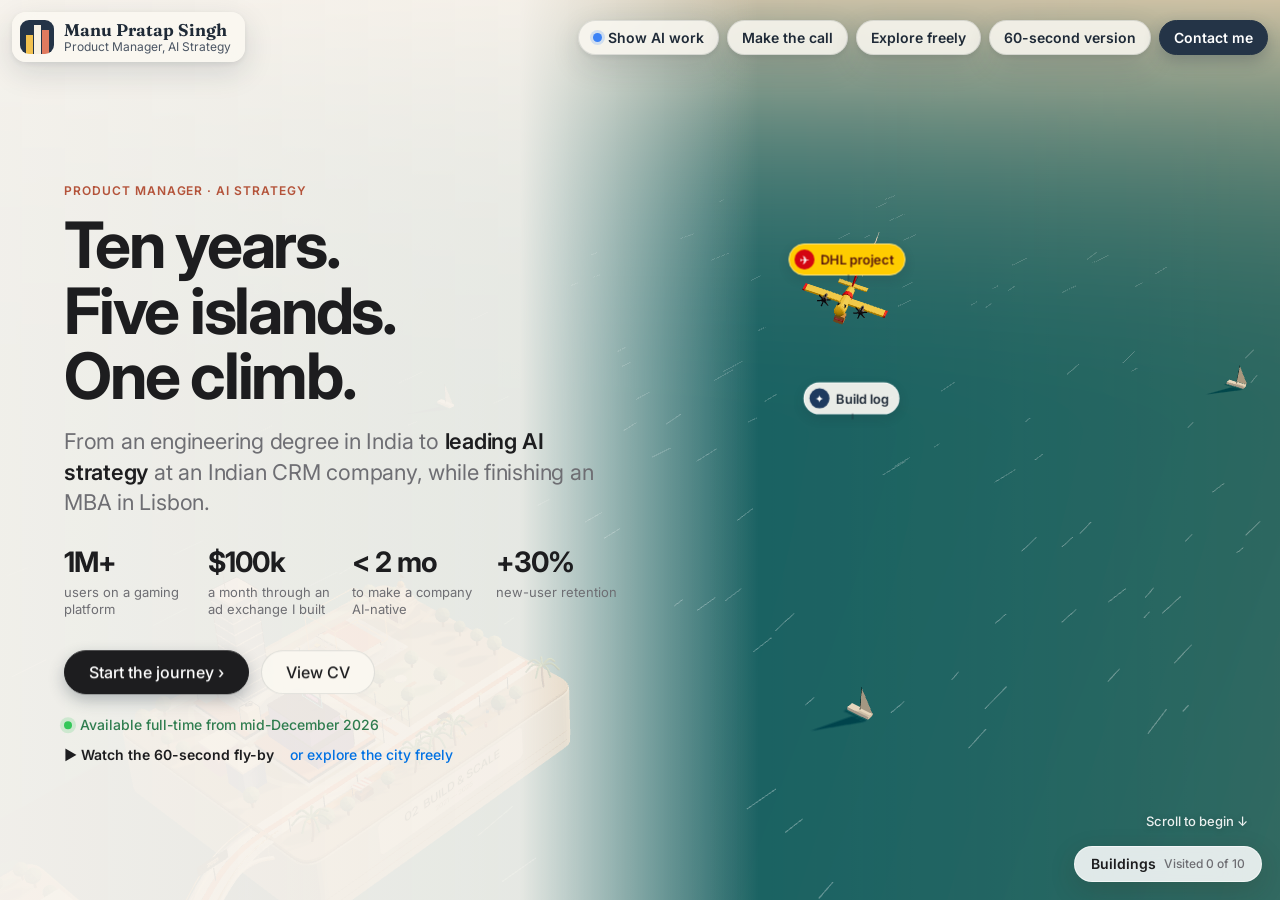
<file: index.html>
<!doctype html>
<html lang="en">
  <head>
    <meta charset="utf-8" />
    <meta name="robots" content="noindex, nofollow" />
    <meta name="viewport" content="width=device-width, initial-scale=1, viewport-fit=cover" />
    <title>PREVIEW · Manu City · Manu Pratap Singh</title>
    <meta
      name="description"
      content="Manu Pratap Singh, Product Manager (AI Strategy). Ten years of work as a 3D city: GMNG (1M+ users), XY ADS (an ad exchange with $100k a month in ad spend running through it), MR Neo (AI strategy), The Lisbon MBA with MIT Sloan, and Lará, an AI hotel platform. Available from mid-December 2026."
    />
    <meta name="theme-color" content="#f3d6b8" />
    <!-- link previews (LinkedIn, WhatsApp, Slack, X) -->
    <link rel="canonical" href="https://manupratap.com/" />
    <meta property="og:type" content="website" />
    <meta property="og:site_name" content="Manu Pratap Singh" />
    <meta property="og:title" content="Manu Pratap Singh · Product Manager, AI Strategy" />
    <meta property="og:description" content="Ten years of work as a 3D city: GMNG (1M+ users), an ad exchange with $100k a month in ad spend running through it, AI strategy at MR Neo, The Lisbon MBA. Available from mid-December 2026." />
    <meta property="og:url" content="https://manupratap.com/" />
    <meta property="og:image" content="https://manupratap.com/og.jpg" />
    <meta property="og:image:width" content="1200" />
    <meta property="og:image:height" content="630" />
    <meta property="og:image:alt" content="Ten years. Five islands. One climb. Manu Pratap Singh's career as a chain of rising islands." />
    <meta name="twitter:card" content="summary_large_image" />
    <link rel="icon" href="data:image/svg+xml,%3Csvg xmlns='http://www.w3.org/2000/svg' viewBox='0 0 64 64'%3E%3Crect width='64' height='64' rx='14' fill='%23243447'/%3E%3Crect x='12' y='30' width='10' height='22' fill='%23f2c14e'/%3E%3Crect x='27' y='16' width='10' height='36' fill='%23f7f1e3'/%3E%3Crect x='42' y='24' width='10' height='28' fill='%23e07a5f'/%3E%3C/svg%3E" />
    <link rel="preconnect" href="https://fonts.googleapis.com" />
    <link rel="preconnect" href="https://fonts.gstatic.com" crossorigin />
    <link
      href="https://fonts.googleapis.com/css2?family=Fraunces:opsz,wght@9..144,500;9..144,650&family=Inter:wght@400;500;600;700&display=swap"
      rel="stylesheet"
    />
    <script type="application/ld+json">{"@context":"https://schema.org","@type":"Person","name":"Manu Pratap Singh","jobTitle":"Product Manager, AI Strategy","description":"0→1 platforms in AdTech, Gaming and SaaS · The Lisbon MBA 2026","email":"mailto:sam123.manu@gmail.com","url":"https://manupratap.com/","sameAs":["https://www.linkedin.com/in/pratapmanusingh"],"address":{"@type":"PostalAddress","addressLocality":"Lisbon","addressCountry":"Portugal"},"alumniOf":[{"@type":"EducationalOrganization","name":"Católica | Nova"},{"@type":"EducationalOrganization","name":"MIT Sloan"},{"@type":"EducationalOrganization","name":"Manipal Institute of Technology"}]}</script>
    <script>
      // With JavaScript on, the static CV becomes screen-reader-only once the city is ready.
      // If the city can't start (no WebGL) or hasn't loaded after ~4 s, the CV is shown instead.
      document.documentElement.classList.add('js');
      window.__cityFallback = function (reason) {
        if (window.__cityReady) return;
        var d = document.documentElement;
        d.classList.add('no-city');
        if (reason === 'webgl') d.classList.add('no-webgl');
      };
      // no title card after ~4 s means the page's script didn't start (old browser, blocked script)
      setTimeout(function () { if (!window.__titleShown) window.__cityFallback('slow'); }, 4000);
    </script>
    <script type="module" crossorigin src="./assets/main-B_AZ5t9z.js"></script>
    <link rel="stylesheet" crossorigin href="./assets/main-DA_xF8Au.css">
  </head>
  <body>
    <main id="cv-static" aria-labelledby="cvs-name">
<header class="cvs-head">
<p class="cvs-avail">Available full-time from mid-December 2026</p>
<h1 id="cvs-name">Manu Pratap Singh</h1>
<p class="cvs-role">Product Manager, AI Strategy · 0→1 platforms in AdTech, Gaming and SaaS · The Lisbon MBA 2026</p>
<ul class="cvs-facts"><li><span>Based in</span> Lisbon, Portugal</li><li><span>Open to</span> Lisbon, anywhere in Europe, or remote</li><li><span>Looking for</span> Product Manager and consulting roles in AI, platforms and growth</li></ul>
<p class="cvs-contact"><a href="mailto:sam123.manu@gmail.com">sam123.manu@gmail.com</a> · <a href="https://www.linkedin.com/in/pratapmanusingh" rel="noopener">LinkedIn</a> · <a href="Manu_Pratap_Singh_CV.pdf">Download CV (PDF)</a></p>
<p class="cvs-city" data-city-only>This page is also a 3D city of my career. <button type="button" id="cvs-open-city">Open the city</button></p>
</header>
<p class="cvs-summary">I&#39;m a product manager with 4+ years building consumer and B2B platforms from zero to scale: I grew a real-money gaming app to 1M+ users and built an ad exchange from scratch with $100k/month in ad spend running through it. Today I lead AI strategy, product quality and company direction at a CRM and automation company while finishing The Lisbon MBA. I have an engineering degree, read API docs, turn them into build plans and work with engineers as a peer.</p>
<section aria-labelledby="cvs-h-results"><h2 id="cvs-h-results">Results</h2><ul class="cvs-stats">
<li><strong>1M+</strong> users and $500k+ in deposits on a real-money gaming platform <span>(GMNG)</span></li>
<li><strong>$100k/mo</strong> ad spend through an ad exchange I built from scratch <span>(XY ADS)</span></li>
<li><strong>&lt; 2 months</strong> to make a whole company AI-native <span>(MR Neo)</span></li>
<li><strong>+30%</strong> new-user retention from Everybody Wins, my idea <span>(GMNG)</span></li>
</ul></section>
<section aria-labelledby="cvs-h-exp"><h2 id="cvs-h-exp">Experience</h2>
<article>
<h3>Product Manager, AI Strategy, MR Neo</h3><p class="cvs-meta">Aug 2026 – present · India-based company · remote, part-time alongside the MBA</p>
<p>Business automation and CRM platform. The founder brought me in; I report to him and own where AI creates value, product quality and, increasingly, company strategy.</p>
<ul><li>Reset pricing and positioning: introduced competitor benchmarking and try-before-you-upgrade add-ons, and moved the company from “a CRM/CPaaS” to helping customers grow their business. Now shaping company strategy and the operating model.</li><li>Made the whole company AI-native in <strong>under two months</strong>: a central AI knowledge base connected to the codebase, documentation and website, a sales AI workspace and automated team workflows. Sales decks now need <strong>1–2 iterations</strong> instead of many rounds, and information lag across teams has gone.</li><li>Leading the redesign into an <strong>AI-first platform</strong> for early 2027, where users mainly work through AI and manual paths remain.</li><li>Designed flow-conflict detection for the automation builder, so users see which flows overlap, contradict or supersede each other before they break, and an AI daily briefing on each person&#39;s tasks and workload for the week.</li><li>Unblocked a Shopify integration the developers had been stuck on for a month by speccing the integration hub, API choice and build steps; shipped and approved.</li><li>Set the product-quality bar: audited the 60+ page platform and turned my own testing method into reusable AI skills the whole team now uses.</li></ul>
</article>
<article>
<h3>Product Manager, Product &amp; Platform, XY ADS</h3><p class="cvs-meta">Aug 2023 – Jan 2025 · Gurgaon, India</p>
<p>High-volume performance marketing agency and GMNG&#39;s parent company. I joined with no marketing background and was working at the level of 5–6-year veterans within 2–3 months.</p>
<ul><li>Built a proprietary ad exchange from scratch, moving clients from manually run DSP campaigns to a self-service platform: <strong>$100k/month</strong> in ad spend ran through it by the time I left, and one client grew to <strong>$30k/month</strong>.</li><li>Wrote API-level OpenRTB PRDs and architected the exchange for <strong>100M+ monthly impressions</strong>; integrated many DSPs and SSPs by breaking each partner&#39;s API docs into the exact APIs developers had to build.</li><li>Built and led the team: interviewed and hired <strong>3 developers</strong>; developers and designers reported to me.</li><li>Cut operating costs <strong>15%</strong> by moving vendors to long-term, tiered, volume-based contracts.</li><li>Designed role-based access (RBAC) so agency teams could run campaigns under central master accounts, and directed the developers to cut latency under very high traffic.</li></ul>
</article>
<article>
<h3>Product Manager, GMNG</h3><p class="cvs-meta">Feb 2021 – Jul 2023 · Gurgaon, India</p>
<p>Promoted from Associate PM within 11 months (APM Feb 2021 – Jan 2022 · PM Feb 2022 – Jul 2023)</p>
<p>Real-money mobile gaming platform (poker and other skill games). As PM I led a team of 8–9 across development, customer support and sales.</p>
<ul><li>Scaled the platform to <strong>1M+ users</strong> and <strong>$500k+ in user deposits</strong>; a two-tier referral scheme alone brought in <strong>200,000+ new users</strong> in a single month.</li><li>Everybody Wins (my idea): diagnosed new-user churn caused by loss aversion and gave new players a second chance after losing their first real-money game, lifting new-user retention <strong>30%</strong>.</li><li>Designed a 7-day gamified poker onboarding loop (my idea): <strong>60%</strong> of the targeted high-paying players converted, bringing in <strong>$40,000</strong> in revenue.</li><li>Led an engagement push as PM (more games, the 7-day poker loop, UI changes such as pinned favourite games and faster app loading) that together <strong>tripled gameplay frequency</strong> and lifted revenue <strong>50%</strong> in key games.</li><li>Conceptualised an ad-tech Offer Wall, packaged it as a B2B SaaS module and licensed it to <strong>3–4 companies</strong> for about <strong>$5–6k/month</strong>.</li><li>Found that <strong>80%</strong> of depositors used Paytm and pivoted the payment gateway toward it, resolving deposit drop-offs.</li><li>Redesigned the homepage and first-time experience (<strong>+20%</strong> user satisfaction in an in-app survey) and integrated third-party gaming services that removed wait times and lifted revenue <strong>20%</strong>.</li><li>Onboarded partnerships with Dream11 and Pocket52, and contributed to shareholder presentations that secured <strong>$100,000</strong> in development funding.</li></ul>
</article>
<article>
<h3>GMAT and MBA applications, Career break</h3><p class="cvs-meta">Feb – Dec 2025 · India</p>
<p>Prepared for the GMAT and applied to MBA programmes; admitted to The Lisbon MBA (Jan 2026).</p>
</article>
</section>
<section aria-labelledby="cvs-h-proj"><h2 id="cvs-h-proj">Projects</h2>
<article>
<h3>Lará</h3><p class="cvs-meta">Current project · AI hotel platform · Oct 2026 – now</p>
<p>A white-label app that runs a hotel&#39;s operations and improves the guest experience with AI, for guests and every team: front desk, restaurant and bar, housekeeping and managers. I&#39;m prototyping it with AI coding tools; the proof of concept is built and I&#39;m preparing the pitch to a first hotel.</p>
<ul><li>AI concierge that knows the hotel and books services for guests; allergy alerts reach the restaurant team and manager within seconds and must be acknowledged, even with AI switched off.</li><li><strong>4</strong> end-to-end pitch scenarios working live; AI reply drafts in Portuguese, English, French and German; iPhone and web.</li></ul>
</article>
<article>
<h3>Sovena</h3><p class="cvs-meta">MBA summer internship · 8 weeks · Lisbon · Jul – Aug 2026</p>
<p>Portuguese food group. Reviewed its 59-product tea range: ran consumer surveys, social listening and market research, recommended repositioning from health claims to consumption occasions, presented to a director, and handed over the research as a queryable AI research base (NotebookLM).</p>
</article>
<article>
<h3>DHL Express</h3><p class="cvs-meta">MBA consulting project · 2026</p>
<p>Market understanding for urgent 50kg+ SPOT shipments. Confidential.</p>
</article>
<article>
<h3>Food image-recognition app</h3><p class="cvs-meta">Undergraduate final project · 2020 – 2021</p>
<p>A convolutional neural network (CNN) trained on 10,000 images to classify 100 foods, built into a calorie-tracking app.</p>
</article>
</section>
<section aria-labelledby="cvs-h-edu"><h2 id="cvs-h-edu">Education</h2>
<article>
<h3>The Lisbon MBA International</h3><p class="cvs-meta">Católica | Nova · Lisbon · Jan – Dec 2026</p>
<p>Completing December 2026.</p>
</article>
<article>
<h3>MIT Sloan Summer Immersion Certificate</h3><p class="cvs-meta">MIT Sloan · Boston · part of The Lisbon MBA · Jun 2026</p>
<p>Managing Technological Innovation and Leadership; Global Markets and Strategy; Global Compliance and Ethical Issues; visits to Boston-based companies.</p>
</article>
<article>
<h3>B.Tech, Information Technology, minor in Digital Marketing</h3><p class="cvs-meta">Manipal Institute of Technology · India · 2016 – 2020</p>
</article>
</section>
<section aria-labelledby="cvs-h-certs"><h2 id="cvs-h-certs">Certifications</h2><ul>
<li>Introduction to TensorFlow for AI, ML and Deep Learning, DeepLearning.AI · Coursera · <a href="https://coursera.org/verify/5PEQPPYS4HFL" rel="noopener">Verify</a></li>
<li>Convolutional Neural Networks in TensorFlow, DeepLearning.AI · Coursera · <a href="https://coursera.org/verify/XRJEAPU85WAA" rel="noopener">Verify</a></li>
<li>Python for Data Science, AI &amp; Development, IBM · Coursera · <a href="https://coursera.org/verify/LGR9L3QVWSQY" rel="noopener">Verify</a></li>
<li>Machine Learning Foundations for Product Managers, Duke University · Coursera · <a href="https://coursera.org/verify/ZPDM0PJ66P53" rel="noopener">Verify</a></li>
</ul></section>
<section aria-labelledby="cvs-h-skills"><h2 id="cvs-h-skills">Skills</h2><dl>
<dt>Product</dt><dd>Product strategy, 0→1 platform builds, PRDs, pricing and positioning, growth, retention and onboarding, third-party API integrations, product QA and UX audits, hiring and leading cross-functional teams</dd>
<dt>AI</dt><dd>AI strategy and adoption, AI-first product design, AI knowledge bases and assistants on company data, AI-assisted testing and prototyping, workflow automation</dd>
<dt>Technical</dt><dd>APIs, OpenRTB, RBAC, SQL (working), Postman, Jira, Figma, Claude, NotebookLM</dd>
<dt>Languages</dt><dd>English (proficient), Hindi (native)</dd>
</dl></section>
<section aria-labelledby="cvs-h-beyond"><h2 id="cvs-h-beyond">Beyond work</h2><p>50m rifle shooting at national level · mixed martial arts (state-level training) · travel · I set up a library for underprivileged children in Rajasthan, India, and taught young people basic computer skills.</p></section>
<footer class="cvs-foot"><h2>Contact</h2><p><a href="mailto:sam123.manu@gmail.com">sam123.manu@gmail.com</a> · <a href="https://www.linkedin.com/in/pratapmanusingh" rel="noopener">LinkedIn</a> · <a href="Manu_Pratap_Singh_CV.pdf">Download CV (PDF)</a></p></footer>
</main>
    <div id="app">
      <header id="topbar">
        <button class="brand" id="btn-home" title="Back to the start">
          <span class="brand-mark" aria-hidden="true"></span>
          <span class="brand-text">
            <strong>Manu Pratap Singh</strong>
            <span>Product Manager, AI Strategy</span>
          </span>
        </button>
        <div class="actions">
          <button id="btn-ai" class="ghost" type="button" aria-pressed="false" title="Light up the buildings AI helped build"><span class="dot" aria-hidden="true"></span>Show AI work</button>
          <button id="btn-call" class="ghost" title="Five real decisions from my career: make each call, then see mine"><span class="long">Make the call</span><span class="short">Play</span></button>
          <button id="btn-mode" class="ghost">Explore freely</button>
          <button id="btn-quick" class="ghost" title="The 60-second version: results, three cases and my CV"><span class="long">60-second version</span><span class="short">CV</span></button>
          <button id="btn-claim" class="primary" title="Email, LinkedIn or my CV">Contact me</button>
        </div>
      </header>
      <section id="title" aria-label="Introduction" hidden></section>
      <section id="story" aria-label="The story, chapter by chapter" hidden></section>
      <canvas id="scene" aria-hidden="true"></canvas>
      <div id="tint" aria-hidden="true"></div>
      <div id="eras" aria-label="The five chapters"></div>
      <div id="labels" role="group" aria-label="Buildings in the city"></div>
      <div id="badges" aria-hidden="true"></div>

      <button id="btn-buildings" type="button">Buildings</button>
      <div id="ai-legend" role="status" hidden>
        <span><span class="ai-chip built">✦ Built with AI</span> I used AI tools to build or run it</span>
        <span><span class="ai-chip subject">✦ AI subject</span> AI is the topic, not the tool</span>
        <a href="how-built/">How I built it with AI ›</a>
        <button type="button" data-ai-off>Done</button>
      </div>

      <aside id="panel" aria-live="polite" hidden>
        <button class="panel-close" id="panel-close" aria-label="Close">×</button>
        <button class="panel-grip" id="panel-grip" aria-label="Expand or collapse the story"></button>
        <div class="panel-body" id="panel-body"></div>
      </aside>

      <div id="claim" class="modal" role="dialog" aria-modal="true" aria-labelledby="claim-title" hidden>
        <div class="modal-card">
          <button class="panel-close" data-close aria-label="Close">×</button>
          <p class="eyebrow">Available full-time from mid-December 2026</p>
          <h2 id="claim-title">Let's talk</h2>
          <p>Product Manager and consulting roles in AI, platforms and growth. Email me, read my CV, or copy my address.</p>
          <div class="claim-actions" id="claim-actions"></div>
        </div>
      </div>

      <section id="quick" class="quick" aria-label="Quick view" hidden></section>

      <div id="loading"><div class="spinner"></div><span>Building the city…</span></div>
    </div>

  </body>
</html>
</file>
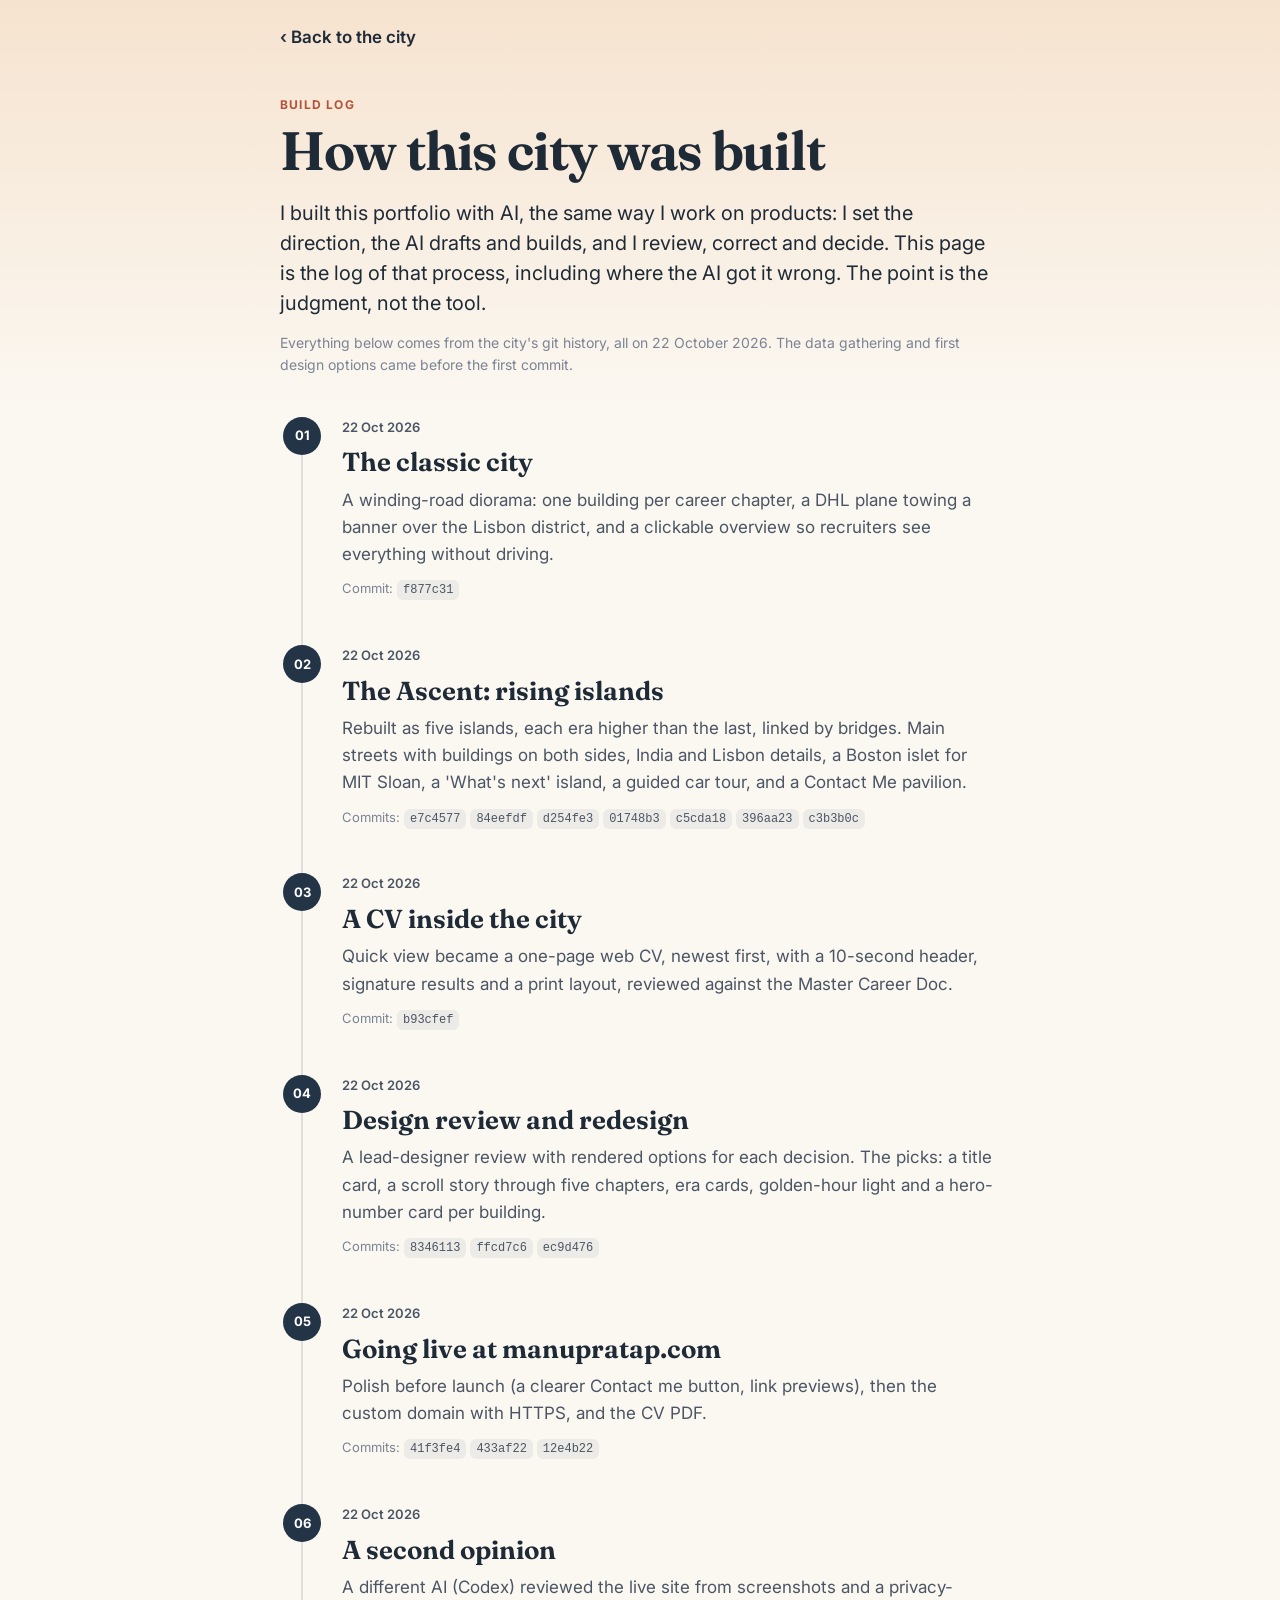
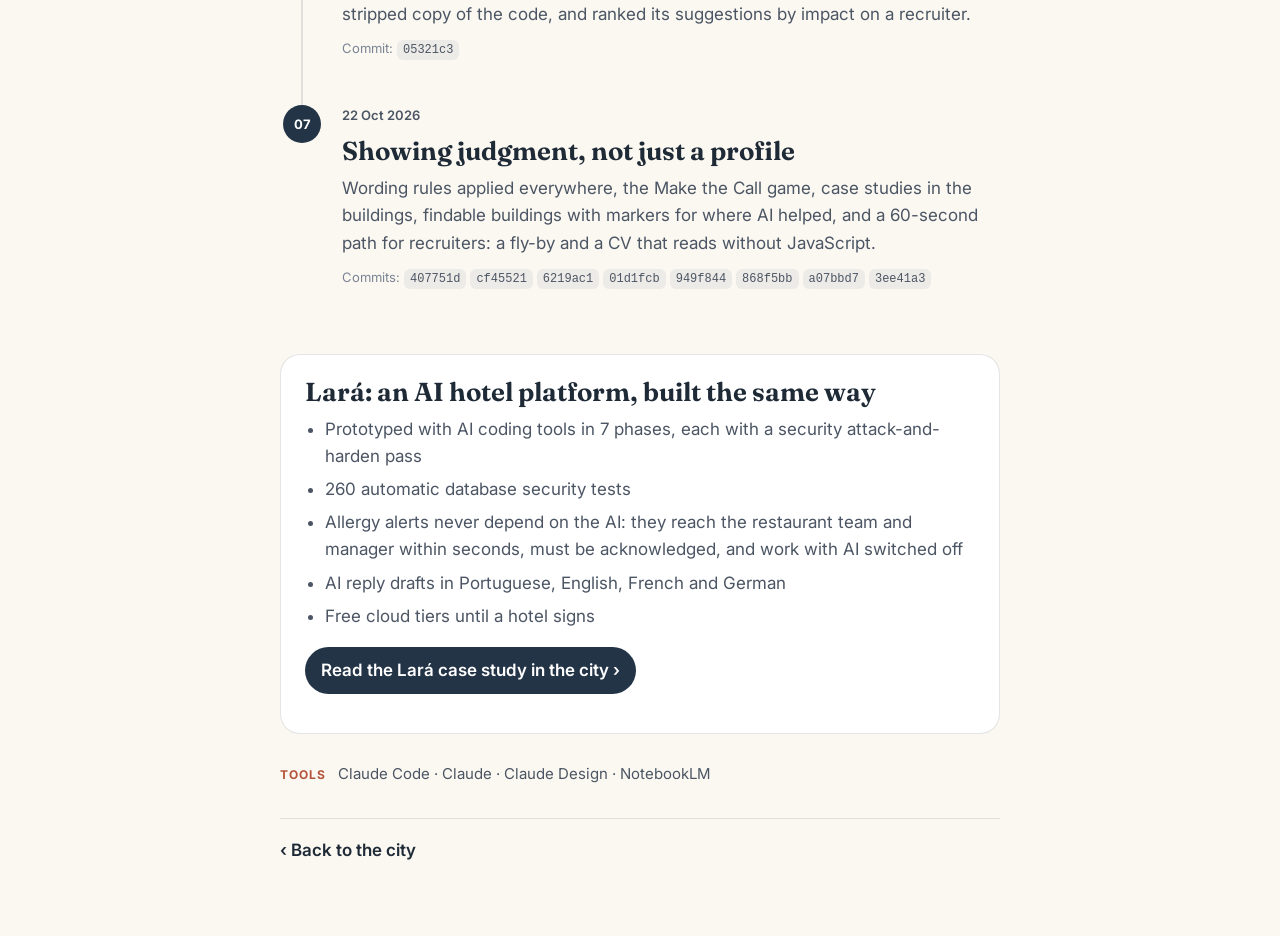
<file: how-built/index.html>
<!doctype html>
<html lang="en">
  <head>
    <meta charset="utf-8" />
    <meta name="robots" content="noindex, nofollow" />
    <meta name="viewport" content="width=device-width, initial-scale=1, viewport-fit=cover" />
    <title>PREVIEW · How this city was built · Manu Pratap Singh</title>
    <meta name="description" content="How Manu Pratap Singh built his 3D portfolio city with AI, phase by phase, including where the AI got it wrong and the decisions he made." />
    <meta name="theme-color" content="#f3d6b8" />
    <link rel="canonical" href="https://manupratap.com/how-built/" />
    <link rel="icon" href="data:image/svg+xml,%3Csvg xmlns='http://www.w3.org/2000/svg' viewBox='0 0 64 64'%3E%3Crect width='64' height='64' rx='14' fill='%23243447'/%3E%3Crect x='12' y='30' width='10' height='22' fill='%23f2c14e'/%3E%3Crect x='27' y='16' width='10' height='36' fill='%23f7f1e3'/%3E%3Crect x='42' y='24' width='10' height='28' fill='%23e07a5f'/%3E%3C/svg%3E" />
    <link rel="preconnect" href="https://fonts.googleapis.com" />
    <link rel="preconnect" href="https://fonts.gstatic.com" crossorigin />
    <link href="https://fonts.googleapis.com/css2?family=Fraunces:opsz,wght@9..144,500;9..144,650&family=Inter:wght@400;500;600;700&display=swap" rel="stylesheet" />
    <link rel="stylesheet" crossorigin href="../assets/howBuilt-m6Oak5IY.css">
  </head>
  <body>
    <main class="bl">
<nav class="bl-top"><a href="../">‹ Back to the city</a></nav>
<header class="bl-head">
<p class="bl-eyebrow">Build log</p>
<h1>How this city was built</h1>
<p class="bl-intro">I built this portfolio with AI, the same way I work on products: I set the direction, the AI drafts and builds, and I review, correct and decide. This page is the log of that process, including where the AI got it wrong. The point is the judgment, not the tool.</p>
<p class="bl-note">Everything below comes from the city&#39;s git history, all on 22 October 2026. The data gathering and first design options came before the first commit.</p>
</header>
<ol class="bl-phases">
<li class="bl-phase" id="phase-01">
<div class="bl-rail" aria-hidden="true"><span>01</span></div>
<div class="bl-body">
<p class="bl-date">22 Oct 2026</p>
<h2>The classic city</h2>
<p>A winding-road diorama: one building per career chapter, a DHL plane towing a banner over the Lisbon district, and a clickable overview so recruiters see everything without driving.</p>
<p class="bl-commits">Commit: <code>f877c31</code></p>
</div></li>
<li class="bl-phase" id="phase-02">
<div class="bl-rail" aria-hidden="true"><span>02</span></div>
<div class="bl-body">
<p class="bl-date">22 Oct 2026</p>
<h2>The Ascent: rising islands</h2>
<p>Rebuilt as five islands, each era higher than the last, linked by bridges. Main streets with buildings on both sides, India and Lisbon details, a Boston islet for MIT Sloan, a &#39;What&#39;s next&#39; island, a guided car tour, and a Contact Me pavilion.</p>
<p class="bl-commits">Commits: <code>e7c4577</code> <code>84eefdf</code> <code>d254fe3</code> <code>01748b3</code> <code>c5cda18</code> <code>396aa23</code> <code>c3b3b0c</code></p>
</div></li>
<li class="bl-phase" id="phase-03">
<div class="bl-rail" aria-hidden="true"><span>03</span></div>
<div class="bl-body">
<p class="bl-date">22 Oct 2026</p>
<h2>A CV inside the city</h2>
<p>Quick view became a one-page web CV, newest first, with a 10-second header, signature results and a print layout, reviewed against the Master Career Doc.</p>
<p class="bl-commits">Commit: <code>b93cfef</code></p>
</div></li>
<li class="bl-phase" id="phase-04">
<div class="bl-rail" aria-hidden="true"><span>04</span></div>
<div class="bl-body">
<p class="bl-date">22 Oct 2026</p>
<h2>Design review and redesign</h2>
<p>A lead-designer review with rendered options for each decision. The picks: a title card, a scroll story through five chapters, era cards, golden-hour light and a hero-number card per building.</p>
<p class="bl-commits">Commits: <code>8346113</code> <code>ffcd7c6</code> <code>ec9d476</code></p>
</div></li>
<li class="bl-phase" id="phase-05">
<div class="bl-rail" aria-hidden="true"><span>05</span></div>
<div class="bl-body">
<p class="bl-date">22 Oct 2026</p>
<h2>Going live at manupratap.com</h2>
<p>Polish before launch (a clearer Contact me button, link previews), then the custom domain with HTTPS, and the CV PDF.</p>
<p class="bl-commits">Commits: <code>41f3fe4</code> <code>433af22</code> <code>12e4b22</code></p>
</div></li>
<li class="bl-phase" id="phase-06">
<div class="bl-rail" aria-hidden="true"><span>06</span></div>
<div class="bl-body">
<p class="bl-date">22 Oct 2026</p>
<h2>A second opinion</h2>
<p>A different AI (Codex) reviewed the live site from screenshots and a privacy-stripped copy of the code, and ranked its suggestions by impact on a recruiter.</p>
<p class="bl-commits">Commit: <code>05321c3</code></p>
</div></li>
<li class="bl-phase" id="phase-07">
<div class="bl-rail" aria-hidden="true"><span>07</span></div>
<div class="bl-body">
<p class="bl-date">22 Oct 2026</p>
<h2>Showing judgment, not just a profile</h2>
<p>Wording rules applied everywhere, the Make the Call game, case studies in the buildings, findable buildings with markers for where AI helped, and a 60-second path for recruiters: a fly-by and a CV that reads without JavaScript.</p>
<p class="bl-commits">Commits: <code>407751d</code> <code>cf45521</code> <code>6219ac1</code> <code>01d1fcb</code> <code>949f844</code> <code>868f5bb</code> <code>a07bbd7</code> <code>3ee41a3</code></p>
</div></li>
</ol>
<section class="bl-lara">
<h2>Lará: an AI hotel platform, built the same way</h2><ul>
<li>Prototyped with AI coding tools in 7 phases, each with a security attack-and-harden pass</li>
<li>260 automatic database security tests</li>
<li>Allergy alerts never depend on the AI: they reach the restaurant team and manager within seconds, must be acknowledged, and work with AI switched off</li>
<li>AI reply drafts in Portuguese, English, French and German</li>
<li>Free cloud tiers until a hotel signs</li>
</ul>
<p><a class="bl-btn" href="../#case/building-lara-with-ai">Read the Lará case study in the city ›</a></p>
</section>
<p class="bl-tools"><span>Tools</span> Claude Code · Claude · Claude Design · NotebookLM</p>
<footer class="bl-foot"><a href="../">‹ Back to the city</a></footer>
</main>
  </body>
</html>
</file>
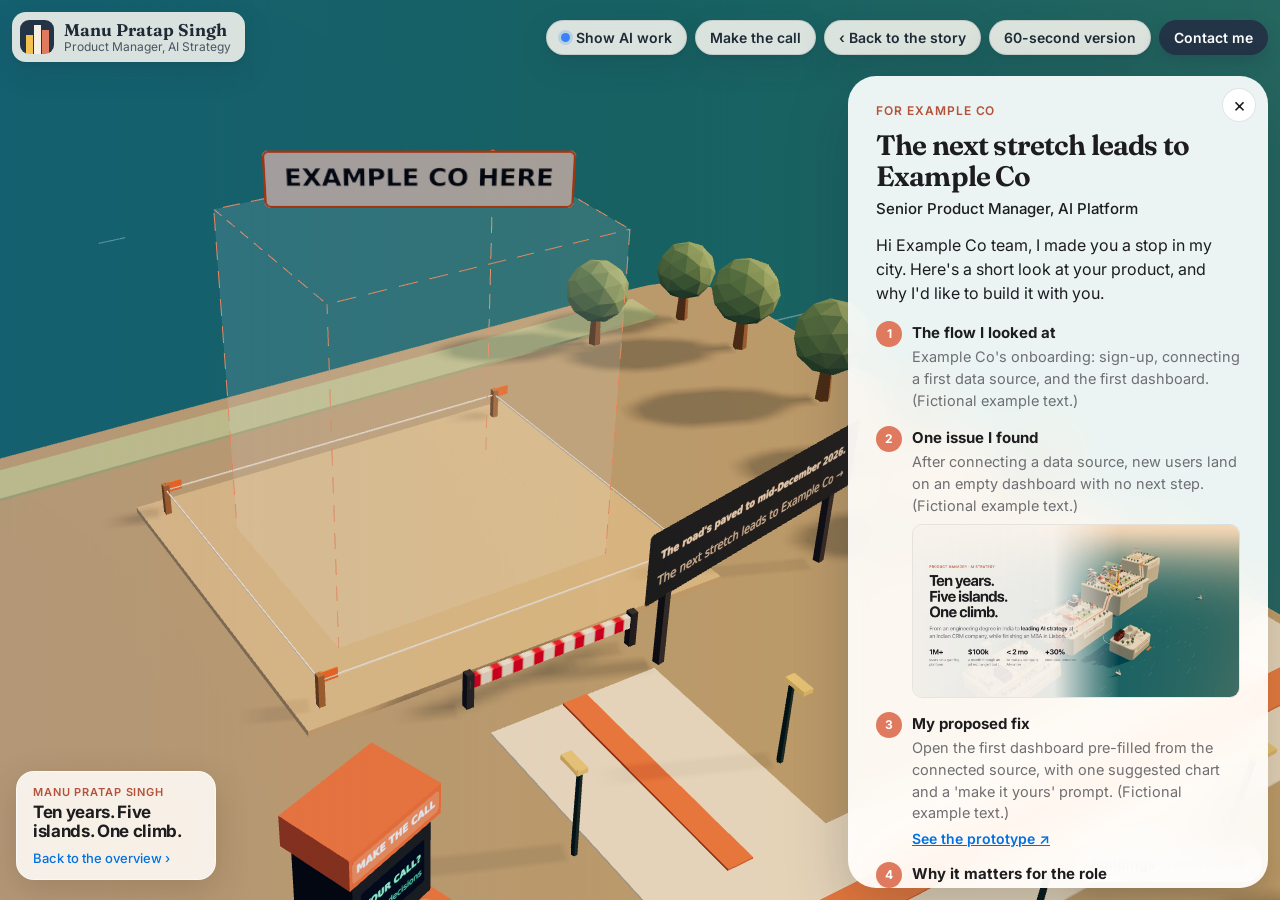
<file: for/example/index.html>
<!doctype html>
<html lang="en">
  <head>
    <base href="../../" />
    <meta name="robots" content="noindex, nofollow" />
    <meta charset="utf-8" />
    <meta name="viewport" content="width=device-width, initial-scale=1, viewport-fit=cover" />
    <title>Manu Pratap Singh · for Example Co</title>
    <meta
      name="description"
      content="Manu Pratap Singh, Product Manager (AI Strategy). Ten years of work as a 3D city: GMNG (1M+ users), XY ADS (an ad exchange with $100k a month in ad spend running through it), MR Neo (AI strategy), The Lisbon MBA with MIT Sloan, and Lará, an AI hotel platform. Available from mid-December 2026."
    />
    <meta name="theme-color" content="#f3d6b8" />
    <!-- link previews (LinkedIn, WhatsApp, Slack, X) -->
    <meta property="og:type" content="website" />
    <meta property="og:site_name" content="Manu Pratap Singh" />
    <meta property="og:title" content="Manu Pratap Singh · Product Manager, AI Strategy" />
    <meta property="og:description" content="Ten years of work as a 3D city: GMNG (1M+ users), an ad exchange with $100k a month in ad spend running through it, AI strategy at MR Neo, The Lisbon MBA. Available from mid-December 2026." />
    <meta property="og:url" content="https://manupratap.com/" />
    <meta property="og:image" content="https://manupratap.com/og.jpg" />
    <meta property="og:image:width" content="1200" />
    <meta property="og:image:height" content="630" />
    <meta property="og:image:alt" content="Ten years. Five islands. One climb. Manu Pratap Singh's career as a chain of rising islands." />
    <meta name="twitter:card" content="summary_large_image" />
    <link rel="icon" href="data:image/svg+xml,%3Csvg xmlns='http://www.w3.org/2000/svg' viewBox='0 0 64 64'%3E%3Crect width='64' height='64' rx='14' fill='%23243447'/%3E%3Crect x='12' y='30' width='10' height='22' fill='%23f2c14e'/%3E%3Crect x='27' y='16' width='10' height='36' fill='%23f7f1e3'/%3E%3Crect x='42' y='24' width='10' height='28' fill='%23e07a5f'/%3E%3C/svg%3E" />
    <link rel="preconnect" href="https://fonts.googleapis.com" />
    <link rel="preconnect" href="https://fonts.gstatic.com" crossorigin />
    <link
      href="https://fonts.googleapis.com/css2?family=Fraunces:opsz,wght@9..144,500;9..144,650&family=Inter:wght@400;500;600;700&display=swap"
      rel="stylesheet"
    />
    <script type="application/ld+json">{"@context":"https://schema.org","@type":"Person","name":"Manu Pratap Singh","jobTitle":"Product Manager, AI Strategy","description":"0→1 platforms in AdTech, Gaming and SaaS · The Lisbon MBA 2026","email":"mailto:sam123.manu@gmail.com","url":"https://manupratap.com/","sameAs":["https://www.linkedin.com/in/pratapmanusingh"],"address":{"@type":"PostalAddress","addressLocality":"Lisbon","addressCountry":"Portugal"},"alumniOf":[{"@type":"EducationalOrganization","name":"Católica | Nova"},{"@type":"EducationalOrganization","name":"MIT Sloan"},{"@type":"EducationalOrganization","name":"Manipal Institute of Technology"}]}</script>
    <script>
      // With JavaScript on, the static CV becomes screen-reader-only once the city is ready.
      // If the city can't start (no WebGL) or hasn't loaded after ~4 s, the CV is shown instead.
      document.documentElement.classList.add('js');
      window.__cityFallback = function (reason) {
        if (window.__cityReady) return;
        var d = document.documentElement;
        d.classList.add('no-city');
        if (reason === 'webgl') d.classList.add('no-webgl');
      };
      // no title card after ~4 s means the page's script didn't start (old browser, blocked script)
      setTimeout(function () { if (!window.__titleShown) window.__cityFallback('slow'); }, 4000);
    </script>
    <script type="module" crossorigin src="./assets/main-B_AZ5t9z.js"></script>
    <link rel="stylesheet" crossorigin href="./assets/main-DA_xF8Au.css">
    <script>window.__pitch = {"slug":"example","company":"Example Co","role":"Senior Product Manager, AI Platform","greeting":"Hi Example Co team, I made you a stop in my city. Here's a short look at your product, and why I'd like to build it with you.","sections":[{"kind":"flow","title":"The flow I looked at","text":"Example Co's onboarding: sign-up, connecting a first data source, and the first dashboard. (Fictional example text.)"},{"kind":"issue","title":"One issue I found","text":"After connecting a data source, new users land on an empty dashboard with no next step. (Fictional example text.)","image":{"file":"og.jpg","alt":"Example screenshot (placeholder image)"}},{"kind":"fix","title":"My proposed fix","text":"Open the first dashboard pre-filled from the connected source, with one suggested chart and a 'make it yours' prompt. (Fictional example text.)","link":{"label":"See the prototype","href":"https://example.com"}},{"kind":"why","title":"Why it matters for the role","text":"Activation in the first session is the job of this role. I've done this before: one-field sign-up at GMNG cut sign-up drop-off by about 60%. (Fictional company; the GMNG fact is real.)"}],"suggestedCase":"one-field-signup"};</script>
  </head>
  <body>
    <main id="cv-static" aria-labelledby="cvs-name">
<header class="cvs-head">
<p class="cvs-avail">Available full-time from mid-December 2026</p>
<h1 id="cvs-name">Manu Pratap Singh</h1>
<p class="cvs-role">Product Manager, AI Strategy · 0→1 platforms in AdTech, Gaming and SaaS · The Lisbon MBA 2026</p>
<ul class="cvs-facts"><li><span>Based in</span> Lisbon, Portugal</li><li><span>Open to</span> Lisbon, anywhere in Europe, or remote</li><li><span>Looking for</span> Product Manager and consulting roles in AI, platforms and growth</li></ul>
<p class="cvs-contact"><a href="mailto:sam123.manu@gmail.com">sam123.manu@gmail.com</a> · <a href="https://www.linkedin.com/in/pratapmanusingh" rel="noopener">LinkedIn</a> · <a href="Manu_Pratap_Singh_CV.pdf">Download CV (PDF)</a></p>
<p class="cvs-city" data-city-only>This page is also a 3D city of my career. <button type="button" id="cvs-open-city">Open the city</button></p>
</header>
<p class="cvs-summary">I&#39;m a product manager with 4+ years building consumer and B2B platforms from zero to scale: I grew a real-money gaming app to 1M+ users and built an ad exchange from scratch with $100k/month in ad spend running through it. Today I lead AI strategy, product quality and company direction at a CRM and automation company while finishing The Lisbon MBA. I have an engineering degree, read API docs, turn them into build plans and work with engineers as a peer.</p>
<section aria-labelledby="cvs-h-results"><h2 id="cvs-h-results">Results</h2><ul class="cvs-stats">
<li><strong>1M+</strong> users and $500k+ in deposits on a real-money gaming platform <span>(GMNG)</span></li>
<li><strong>$100k/mo</strong> ad spend through an ad exchange I built from scratch <span>(XY ADS)</span></li>
<li><strong>&lt; 2 months</strong> to make a whole company AI-native <span>(MR Neo)</span></li>
<li><strong>+30%</strong> new-user retention from Everybody Wins, my idea <span>(GMNG)</span></li>
</ul></section>
<section aria-labelledby="cvs-h-exp"><h2 id="cvs-h-exp">Experience</h2>
<article>
<h3>Product Manager, AI Strategy, MR Neo</h3><p class="cvs-meta">Aug 2026 – present · India-based company · remote, part-time alongside the MBA</p>
<p>Business automation and CRM platform. The founder brought me in; I report to him and own where AI creates value, product quality and, increasingly, company strategy.</p>
<ul><li>Reset pricing and positioning: introduced competitor benchmarking and try-before-you-upgrade add-ons, and moved the company from “a CRM/CPaaS” to helping customers grow their business. Now shaping company strategy and the operating model.</li><li>Made the whole company AI-native in <strong>under two months</strong>: a central AI knowledge base connected to the codebase, documentation and website, a sales AI workspace and automated team workflows. Sales decks now need <strong>1–2 iterations</strong> instead of many rounds, and information lag across teams has gone.</li><li>Leading the redesign into an <strong>AI-first platform</strong> for early 2027, where users mainly work through AI and manual paths remain.</li><li>Designed flow-conflict detection for the automation builder, so users see which flows overlap, contradict or supersede each other before they break, and an AI daily briefing on each person&#39;s tasks and workload for the week.</li><li>Unblocked a Shopify integration the developers had been stuck on for a month by speccing the integration hub, API choice and build steps; shipped and approved.</li><li>Set the product-quality bar: audited the 60+ page platform and turned my own testing method into reusable AI skills the whole team now uses.</li></ul>
</article>
<article>
<h3>Product Manager, Product &amp; Platform, XY ADS</h3><p class="cvs-meta">Aug 2023 – Jan 2025 · Gurgaon, India</p>
<p>High-volume performance marketing agency and GMNG&#39;s parent company. I joined with no marketing background and was working at the level of 5–6-year veterans within 2–3 months.</p>
<ul><li>Built a proprietary ad exchange from scratch, moving clients from manually run DSP campaigns to a self-service platform: <strong>$100k/month</strong> in ad spend ran through it by the time I left, and one client grew to <strong>$30k/month</strong>.</li><li>Wrote API-level OpenRTB PRDs and architected the exchange for <strong>100M+ monthly impressions</strong>; integrated many DSPs and SSPs by breaking each partner&#39;s API docs into the exact APIs developers had to build.</li><li>Built and led the team: interviewed and hired <strong>3 developers</strong>; developers and designers reported to me.</li><li>Cut operating costs <strong>15%</strong> by moving vendors to long-term, tiered, volume-based contracts.</li><li>Designed role-based access (RBAC) so agency teams could run campaigns under central master accounts, and directed the developers to cut latency under very high traffic.</li></ul>
</article>
<article>
<h3>Product Manager, GMNG</h3><p class="cvs-meta">Feb 2021 – Jul 2023 · Gurgaon, India</p>
<p>Promoted from Associate PM within 11 months (APM Feb 2021 – Jan 2022 · PM Feb 2022 – Jul 2023)</p>
<p>Real-money mobile gaming platform (poker and other skill games). As PM I led a team of 8–9 across development, customer support and sales.</p>
<ul><li>Scaled the platform to <strong>1M+ users</strong> and <strong>$500k+ in user deposits</strong>; a two-tier referral scheme alone brought in <strong>200,000+ new users</strong> in a single month.</li><li>Everybody Wins (my idea): diagnosed new-user churn caused by loss aversion and gave new players a second chance after losing their first real-money game, lifting new-user retention <strong>30%</strong>.</li><li>Designed a 7-day gamified poker onboarding loop (my idea): <strong>60%</strong> of the targeted high-paying players converted, bringing in <strong>$40,000</strong> in revenue.</li><li>Led an engagement push as PM (more games, the 7-day poker loop, UI changes such as pinned favourite games and faster app loading) that together <strong>tripled gameplay frequency</strong> and lifted revenue <strong>50%</strong> in key games.</li><li>Conceptualised an ad-tech Offer Wall, packaged it as a B2B SaaS module and licensed it to <strong>3–4 companies</strong> for about <strong>$5–6k/month</strong>.</li><li>Found that <strong>80%</strong> of depositors used Paytm and pivoted the payment gateway toward it, resolving deposit drop-offs.</li><li>Redesigned the homepage and first-time experience (<strong>+20%</strong> user satisfaction in an in-app survey) and integrated third-party gaming services that removed wait times and lifted revenue <strong>20%</strong>.</li><li>Onboarded partnerships with Dream11 and Pocket52, and contributed to shareholder presentations that secured <strong>$100,000</strong> in development funding.</li></ul>
</article>
<article>
<h3>GMAT and MBA applications, Career break</h3><p class="cvs-meta">Feb – Dec 2025 · India</p>
<p>Prepared for the GMAT and applied to MBA programmes; admitted to The Lisbon MBA (Jan 2026).</p>
</article>
</section>
<section aria-labelledby="cvs-h-proj"><h2 id="cvs-h-proj">Projects</h2>
<article>
<h3>Lará</h3><p class="cvs-meta">Current project · AI hotel platform · Oct 2026 – now</p>
<p>A white-label app that runs a hotel&#39;s operations and improves the guest experience with AI, for guests and every team: front desk, restaurant and bar, housekeeping and managers. I&#39;m prototyping it with AI coding tools; the proof of concept is built and I&#39;m preparing the pitch to a first hotel.</p>
<ul><li>AI concierge that knows the hotel and books services for guests; allergy alerts reach the restaurant team and manager within seconds and must be acknowledged, even with AI switched off.</li><li><strong>4</strong> end-to-end pitch scenarios working live; AI reply drafts in Portuguese, English, French and German; iPhone and web.</li></ul>
</article>
<article>
<h3>Sovena</h3><p class="cvs-meta">MBA summer internship · 8 weeks · Lisbon · Jul – Aug 2026</p>
<p>Portuguese food group. Reviewed its 59-product tea range: ran consumer surveys, social listening and market research, recommended repositioning from health claims to consumption occasions, presented to a director, and handed over the research as a queryable AI research base (NotebookLM).</p>
</article>
<article>
<h3>DHL Express</h3><p class="cvs-meta">MBA consulting project · 2026</p>
<p>Market understanding for urgent 50kg+ SPOT shipments. Confidential.</p>
</article>
<article>
<h3>Food image-recognition app</h3><p class="cvs-meta">Undergraduate final project · 2020 – 2021</p>
<p>A convolutional neural network (CNN) trained on 10,000 images to classify 100 foods, built into a calorie-tracking app.</p>
</article>
</section>
<section aria-labelledby="cvs-h-edu"><h2 id="cvs-h-edu">Education</h2>
<article>
<h3>The Lisbon MBA International</h3><p class="cvs-meta">Católica | Nova · Lisbon · Jan – Dec 2026</p>
<p>Completing December 2026.</p>
</article>
<article>
<h3>MIT Sloan Summer Immersion Certificate</h3><p class="cvs-meta">MIT Sloan · Boston · part of The Lisbon MBA · Jun 2026</p>
<p>Managing Technological Innovation and Leadership; Global Markets and Strategy; Global Compliance and Ethical Issues; visits to Boston-based companies.</p>
</article>
<article>
<h3>B.Tech, Information Technology, minor in Digital Marketing</h3><p class="cvs-meta">Manipal Institute of Technology · India · 2016 – 2020</p>
</article>
</section>
<section aria-labelledby="cvs-h-certs"><h2 id="cvs-h-certs">Certifications</h2><ul>
<li>Introduction to TensorFlow for AI, ML and Deep Learning, DeepLearning.AI · Coursera · <a href="https://coursera.org/verify/5PEQPPYS4HFL" rel="noopener">Verify</a></li>
<li>Convolutional Neural Networks in TensorFlow, DeepLearning.AI · Coursera · <a href="https://coursera.org/verify/XRJEAPU85WAA" rel="noopener">Verify</a></li>
<li>Python for Data Science, AI &amp; Development, IBM · Coursera · <a href="https://coursera.org/verify/LGR9L3QVWSQY" rel="noopener">Verify</a></li>
<li>Machine Learning Foundations for Product Managers, Duke University · Coursera · <a href="https://coursera.org/verify/ZPDM0PJ66P53" rel="noopener">Verify</a></li>
</ul></section>
<section aria-labelledby="cvs-h-skills"><h2 id="cvs-h-skills">Skills</h2><dl>
<dt>Product</dt><dd>Product strategy, 0→1 platform builds, PRDs, pricing and positioning, growth, retention and onboarding, third-party API integrations, product QA and UX audits, hiring and leading cross-functional teams</dd>
<dt>AI</dt><dd>AI strategy and adoption, AI-first product design, AI knowledge bases and assistants on company data, AI-assisted testing and prototyping, workflow automation</dd>
<dt>Technical</dt><dd>APIs, OpenRTB, RBAC, SQL (working), Postman, Jira, Figma, Claude, NotebookLM</dd>
<dt>Languages</dt><dd>English (proficient), Hindi (native)</dd>
</dl></section>
<section aria-labelledby="cvs-h-beyond"><h2 id="cvs-h-beyond">Beyond work</h2><p>50m rifle shooting at national level · mixed martial arts (state-level training) · travel · I set up a library for underprivileged children in Rajasthan, India, and taught young people basic computer skills.</p></section>
<footer class="cvs-foot"><h2>Contact</h2><p><a href="mailto:sam123.manu@gmail.com">sam123.manu@gmail.com</a> · <a href="https://www.linkedin.com/in/pratapmanusingh" rel="noopener">LinkedIn</a> · <a href="Manu_Pratap_Singh_CV.pdf">Download CV (PDF)</a></p></footer>
</main>
    <div id="app">
      <header id="topbar">
        <button class="brand" id="btn-home" title="Back to the start">
          <span class="brand-mark" aria-hidden="true"></span>
          <span class="brand-text">
            <strong>Manu Pratap Singh</strong>
            <span>Product Manager, AI Strategy</span>
          </span>
        </button>
        <div class="actions">
          <button id="btn-ai" class="ghost" type="button" aria-pressed="false" title="Light up the buildings AI helped build"><span class="dot" aria-hidden="true"></span>Show AI work</button>
          <button id="btn-call" class="ghost" title="Five real decisions from my career: make each call, then see mine"><span class="long">Make the call</span><span class="short">Play</span></button>
          <button id="btn-mode" class="ghost">Explore freely</button>
          <button id="btn-quick" class="ghost" title="The 60-second version: results, three cases and my CV"><span class="long">60-second version</span><span class="short">CV</span></button>
          <button id="btn-claim" class="primary" title="Email, LinkedIn or my CV">Contact me</button>
        </div>
      </header>
      <section id="title" aria-label="Introduction" hidden></section>
      <section id="story" aria-label="The story, chapter by chapter" hidden></section>
      <canvas id="scene" aria-hidden="true"></canvas>
      <div id="tint" aria-hidden="true"></div>
      <div id="eras" aria-label="The five chapters"></div>
      <div id="labels" role="group" aria-label="Buildings in the city"></div>
      <div id="badges" aria-hidden="true"></div>

      <button id="btn-buildings" type="button">Buildings</button>
      <div id="ai-legend" role="status" hidden>
        <span><span class="ai-chip built">✦ Built with AI</span> I used AI tools to build or run it</span>
        <span><span class="ai-chip subject">✦ AI subject</span> AI is the topic, not the tool</span>
        <a href="how-built/">How I built it with AI ›</a>
        <button type="button" data-ai-off>Done</button>
      </div>

      <aside id="panel" aria-live="polite" hidden>
        <button class="panel-close" id="panel-close" aria-label="Close">×</button>
        <button class="panel-grip" id="panel-grip" aria-label="Expand or collapse the story"></button>
        <div class="panel-body" id="panel-body"></div>
      </aside>

      <div id="claim" class="modal" role="dialog" aria-modal="true" aria-labelledby="claim-title" hidden>
        <div class="modal-card">
          <button class="panel-close" data-close aria-label="Close">×</button>
          <p class="eyebrow">Available full-time from mid-December 2026</p>
          <h2 id="claim-title">Let's talk</h2>
          <p>Product Manager and consulting roles in AI, platforms and growth. Email me, read my CV, or copy my address.</p>
          <div class="claim-actions" id="claim-actions"></div>
        </div>
      </div>

      <section id="quick" class="quick" aria-label="Quick view" hidden></section>

      <div id="loading"><div class="spinner"></div><span>Building the city…</span></div>
    </div>

  </body>
</html>
</file>
<file: assets/main-DA_xF8Au.css>
:root{--ink: #1f2a37;--ink-2: #4b5563;--ink-3: #7b8494;--paper: #fbf8f2;--paper-2: #f3ece0;--line: rgba(31, 42, 55, .12);--accent: #e07a5f;--accent-ink: #b4533a;--gold: #f2c14e;--navy: #243447;--good: #2f855a;--glass: rgba(251, 248, 242, .86);--shadow: 0 10px 30px rgba(31, 42, 55, .14), 0 2px 6px rgba(31, 42, 55, .08);--radius: 16px;--panel-w: 420px;--serif: "Fraunces", Georgia, serif;--sans: "Inter", system-ui, -apple-system, sans-serif}*{box-sizing:border-box}html,body{margin:0;height:100%;overflow:hidden}body{font-family:var(--sans);color:var(--ink);background:linear-gradient(180deg,#cfe5e3,#dcebe8 45%,#e9efe9);-webkit-font-smoothing:antialiased}button{font:inherit;color:inherit;cursor:pointer}a{color:inherit}kbd{font-family:var(--sans);font-size:11px;padding:1px 5px;border-radius:5px;border:1px solid var(--line);background:#fff}:focus-visible{outline:3px solid var(--gold);outline-offset:2px}#app{position:fixed;inset:0}#scene{position:absolute;inset:0;width:100%;height:100%;display:block;touch-action:none}#scene.hovering{cursor:pointer}.ghost,.primary,.icon{border:1px solid var(--line);background:var(--glass);backdrop-filter:blur(10px);-webkit-backdrop-filter:blur(10px);border-radius:999px;padding:8px 14px;font-weight:600;font-size:14px;transition:transform .15s ease,background .15s ease,box-shadow .15s ease;white-space:nowrap}.ghost:hover,.icon:hover{background:#fff}.primary{background:var(--navy);color:#fff;border-color:var(--navy);box-shadow:0 6px 16px #2434474d}.primary:hover{background:#1a2736;transform:translateY(-1px)}.icon{width:36px;height:36px;padding:0;display:grid;place-items:center;font-size:20px;line-height:1}#topbar{position:absolute;top:12px;left:12px;right:12px;z-index:20;display:grid;grid-template-columns:1fr auto 1fr;align-items:center;gap:12px;pointer-events:none}#topbar>*{pointer-events:auto}.brand{justify-self:start;display:flex;align-items:center;gap:10px;border:0;background:var(--glass);backdrop-filter:blur(10px);-webkit-backdrop-filter:blur(10px);padding:8px 14px 8px 8px;border-radius:14px;box-shadow:var(--shadow);text-align:left}.brand-mark{width:34px;height:34px;border-radius:9px;background:linear-gradient(to top,var(--gold) 0 55%,transparent 55%) 6px 100% / 7px 100% no-repeat,linear-gradient(to top,#f7f1e3 0 85%,transparent 85%) 14px 100% / 7px 100% no-repeat,linear-gradient(to top,var(--accent) 0 70%,transparent 70%) 22px 100% / 7px 100% no-repeat,var(--navy)}.brand-text{display:flex;flex-direction:column;line-height:1.15}.brand-text strong{font-family:var(--serif);font-size:17px;font-weight:650}.brand-text span{font-size:12px;color:var(--ink-2)}.tour{display:flex;align-items:center;gap:6px;padding:5px;border-radius:999px;background:var(--glass);backdrop-filter:blur(10px);-webkit-backdrop-filter:blur(10px);box-shadow:var(--shadow)}.tour .ghost,.tour .icon{background:transparent;border-color:transparent;box-shadow:none}.tour .ghost:hover,.tour .icon:hover{background:#ffffffe6}#tour-label{min-width:220px;text-align:center;font-size:14px;font-weight:600;padding:0 4px}#tour-label .n{color:var(--ink-3);font-weight:500;margin-right:6px}.actions .ghost{box-shadow:var(--shadow)}#btn-drive.active{background:var(--gold);border-color:var(--gold)}#timeline{position:absolute;left:50%;bottom:18px;transform:translate(-50%);z-index:15;width:min(620px,calc(100% - 32px));display:flex;align-items:center;gap:12px;background:var(--glass);backdrop-filter:blur(10px);-webkit-backdrop-filter:blur(10px);border-radius:999px;padding:8px 16px 8px 8px;box-shadow:var(--shadow);transition:opacity .25s ease,transform .25s ease}#timeline.hidden{opacity:0;pointer-events:none;transform:translate(-50%) translateY(20px)}#timeline .icon{background:var(--navy);color:#fff;border:0;font-size:13px;flex:none}.track{position:relative;flex:1;padding-bottom:14px}.ticks{position:absolute;left:0;right:0;bottom:0;height:12px;font-size:10px;color:var(--ink-3)}.ticks span{position:absolute;transform:translate(-50%);font-variant-numeric:tabular-nums}#year{width:100%;accent-color:var(--accent);margin:0;height:22px}#year-out{font-family:var(--serif);font-weight:650;font-size:18px;min-width:48px;text-align:right;font-variant-numeric:tabular-nums}#labels,#badges{position:absolute;inset:0;pointer-events:none;z-index:10}.label{position:absolute;left:0;top:0;pointer-events:auto;transform-origin:50% 100%;display:flex;align-items:center;gap:6px;padding:5px 10px 5px 5px;border-radius:999px;border:1px solid rgba(255,255,255,.7);background:#fbf8f2eb;box-shadow:0 4px 12px #1f2a3729;font-size:13px;font-weight:600;white-space:nowrap;will-change:transform;transition:opacity .2s ease,background .15s ease}.label .n{width:20px;height:20px;border-radius:50%;display:grid;place-items:center;background:var(--navy);color:#fff;font-size:11px;font-weight:700}.label .y{color:var(--ink-3);font-weight:500;font-size:12px;display:none}.label:hover,.label.hot{background:#fff}.label:hover .y,.label.hot .y{display:inline}.label.now .n{background:var(--accent)}.label.dim{opacity:.55}.label.nudged:after{height:0}.label.vehicle{background:#fc0;border-color:#ffe680}.label.era{background:#faf7ece6;border:1px solid rgba(255,255,255,.8);font-size:12px;letter-spacing:.02em;padding:4px 11px 4px 4px}.label.era .n{background:var(--era);font-size:10px}.label.era .t{display:inline!important;text-transform:uppercase;font-size:11px;letter-spacing:.06em;color:#2f5550}.label.era .y{display:inline!important;font-size:11px}.label.era:after{display:none}.label.islet .n{background:#7a1f2b;font-size:11px}.label.booth .n{background:var(--accent);font-size:12px}.label.booth .t,.label.islet .t{display:inline!important}.label.vehicle .n{background:#d40511;font-size:12px}.label.vehicle .t{display:inline!important;color:#5a1a0e}.label:hover{z-index:2000!important}.label.gone{opacity:0;pointer-events:none}.label:after{content:"";position:absolute;left:50%;bottom:-6px;width:2px;height:6px;background:#1f2a3759}.badge{position:absolute;left:0;top:0;transform-origin:50% 100%;pointer-events:none;padding:7px 11px;border-radius:12px;background:var(--navy);color:#fff;font-size:13px;font-weight:600;box-shadow:0 8px 20px #1f2a374d;white-space:nowrap;animation:pop .35s cubic-bezier(.2,1.4,.4,1)}.badge .big{font-family:var(--serif);font-size:20px;margin-right:6px;font-variant-numeric:tabular-nums}.badge.light{background:#fff;color:var(--ink)}.badge.alert{background:#c0392b}@keyframes pop{0%{opacity:0;scale:.6}to{opacity:1;scale:1}}#panel{position:absolute;z-index:30;top:76px;right:12px;bottom:12px;width:var(--panel-w);background:var(--paper);border-radius:20px;box-shadow:0 24px 60px #1f2a3740;display:flex;flex-direction:column;overflow:hidden;animation:slideIn .35s cubic-bezier(.2,.9,.3,1)}@keyframes slideIn{0%{transform:translate(30px);opacity:0}to{transform:none;opacity:1}}.panel-close{position:absolute;top:12px;right:12px;width:34px;height:34px;border-radius:50%;border:1px solid var(--line);background:#fff;font-size:20px;line-height:1;z-index:2}.panel-grip{display:none}#panel{transition:max-height .25s ease}.panel-body{overflow-y:auto;padding:24px 24px 28px;overscroll-behavior:contain}.chip{display:inline-flex;align-items:center;gap:6px;font-size:12px;font-weight:600;letter-spacing:.02em;padding:4px 10px;border-radius:999px;background:var(--paper-2);color:var(--ink-2)}.chip.now{background:#fde6df;color:var(--accent-ink)}.panel-body h2{font-family:var(--serif);font-weight:650;font-size:28px;line-height:1.1;margin:12px 40px 6px 0}.role{font-weight:600;margin:0 0 2px}.meta{color:var(--ink-3);font-size:13px;margin:0 0 14px}.story{font-size:15px;line-height:1.55;color:var(--ink);margin:0 0 18px}.status{font-size:13px;padding:8px 12px;border-radius:10px;background:#fff7e0;border:1px solid #f5e3a8;margin:0 0 16px}.metrics{display:grid;grid-template-columns:repeat(2,1fr);gap:8px;margin:0 0 20px}.metric{background:#fff;border:1px solid var(--line);border-radius:14px;padding:12px}.metric .v{font-family:var(--serif);font-size:26px;font-weight:650;line-height:1;font-variant-numeric:tabular-nums}.metric .l{font-size:12px;color:var(--ink-2);margin-top:6px;line-height:1.3}.panel-body h3,.quick h3{font-size:12px;text-transform:uppercase;letter-spacing:.08em;color:var(--ink-3);margin:18px 0 8px}.highlights{margin:0;padding:0;list-style:none}.highlights li{position:relative;padding:8px 0 8px 18px;font-size:14px;line-height:1.5;border-top:1px solid var(--line)}.highlights li:first-child{border-top:0}.highlights li:before{content:"";position:absolute;left:2px;top:16px;width:7px;height:7px;border-radius:2px;background:var(--accent)}.tags{display:flex;flex-wrap:wrap;gap:6px;margin-top:16px}.tags span{font-size:12px;padding:4px 9px;border-radius:999px;border:1px solid var(--line);color:var(--ink-2)}.shots{display:grid;grid-auto-flow:column;grid-auto-columns:46%;gap:10px;overflow-x:auto;padding-bottom:6px;scroll-snap-type:x mandatory}.shots figure{margin:0;scroll-snap-align:start}.shots img{width:100%;border-radius:14px;border:1px solid var(--line);display:block;background:#eee}.shots figcaption{font-size:11px;color:var(--ink-2);margin-top:6px;line-height:1.35}.certs{list-style:none;margin:0;padding:0;display:grid;gap:8px}.certs li{background:#fff;border:1px solid var(--line);border-radius:12px;padding:10px 12px;font-size:14px;transition:box-shadow .2s,border-color .2s}.certs li.hot{border-color:var(--gold);box-shadow:0 0 0 3px #f2c14e59}.certs .t{font-weight:600;line-height:1.35}.certs li[tabindex]{cursor:pointer}.certs li[tabindex]:hover{border-color:#f2c14ecc}.certs .floor{display:inline-block;font-size:11px;font-weight:700;color:var(--accent-ink);background:#fde6df;border-radius:6px;padding:1px 6px;margin-right:6px;vertical-align:1px}.howto{font-size:13px;color:var(--ink-2);margin:-2px 0 10px}.badge.floor-tag{font-size:12px;padding:5px 9px;transform-origin:0 100%}.badge.floor-tag.picked{background:var(--gold);color:var(--ink)}.certs .s{font-size:12px;color:var(--ink-3);margin-top:3px;display:flex;justify-content:space-between;gap:8px}.certs a{color:var(--accent-ink);font-weight:600;text-decoration:none}.links{display:flex;flex-wrap:wrap;gap:8px;margin-top:18px}.links a,.links button{text-decoration:none}.panel-nav{display:flex;justify-content:space-between;gap:8px;margin-top:26px;padding-top:16px;border-top:1px solid var(--line)}.panel-nav button{flex:1}#camctl{position:absolute;left:16px;bottom:18px;z-index:15;display:flex;flex-direction:column;align-items:center;gap:2px;padding:5px;border-radius:16px;background:var(--glass);backdrop-filter:blur(10px);-webkit-backdrop-filter:blur(10px);box-shadow:var(--shadow)}#camctl button{width:38px;height:38px;border:0;border-radius:11px;background:transparent;font-size:20px;font-weight:600;line-height:1;display:grid;place-items:center;color:var(--ink)}#camctl button:hover{background:#fff}#camctl button:active{transform:scale(.94)}#camctl .sep{width:22px;height:1px;background:var(--line);margin:2px 0}#camctl[hidden]{display:none}#intro{position:absolute;left:0;right:0;top:18%;z-index:25;text-align:center;pointer-events:none}.intro-year{font-family:var(--serif);font-size:clamp(64px,14vw,150px);font-weight:650;color:#fff;line-height:1;text-shadow:0 6px 30px rgba(31,42,55,.35);font-variant-numeric:tabular-nums}.intro-line{font-size:16px;font-weight:600;color:var(--ink);background:var(--glass);display:inline-block;padding:8px 16px;border-radius:999px;margin:14px 0 0;box-shadow:var(--shadow)}#btn-skip{pointer-events:auto;display:block;margin:14px auto 0;box-shadow:var(--shadow)}#hint{position:absolute;left:50%;bottom:92px;transform:translate(-50%);z-index:14;font-size:13px;font-weight:600;background:var(--navy);color:#fff;padding:9px 16px;border-radius:999px;box-shadow:var(--shadow);white-space:nowrap;animation:pop .4s ease}#drive-hud{position:absolute;inset:0;pointer-events:none;z-index:16}#drive-hud>*{pointer-events:auto}.drive-help{position:absolute;left:50%;bottom:22px;transform:translate(-50%);background:var(--glass);padding:9px 16px;border-radius:999px;font-size:13px;box-shadow:var(--shadow);white-space:nowrap}#drive-enter{position:absolute;left:50%;bottom:72px;transform:translate(-50%);font-size:15px;padding:12px 20px;animation:pop .3s ease}#drive-exit{position:absolute;right:16px;bottom:18px;box-shadow:var(--shadow)}#joystick{display:none;position:absolute;left:28px;bottom:28px;width:120px;height:120px;border-radius:50%;background:#fbf8f28c;border:2px solid rgba(255,255,255,.8);touch-action:none}#joystick .knob{position:absolute;left:50%;top:50%;width:52px;height:52px;margin:-26px 0 0 -26px;border-radius:50%;background:var(--navy);box-shadow:var(--shadow)}.modal{position:absolute;inset:0;z-index:50;display:grid;place-items:center;background:#1f2a3759;padding:16px;animation:fade .2s ease}@keyframes fade{0%{opacity:0}}.modal[hidden]{display:none}.modal-card{position:relative;width:min(440px,100%);background:var(--paper);border-radius:22px;padding:28px;box-shadow:0 30px 80px #0000004d;animation:pop .3s ease}.modal-card h2{font-family:var(--serif);font-size:30px;margin:4px 0 8px}.modal-card p{color:var(--ink-2);line-height:1.5;margin:0 0 18px}.eyebrow{font-size:12px;font-weight:700;letter-spacing:.08em;text-transform:uppercase;color:var(--accent-ink)!important;margin:0!important}.claim-actions{display:grid;gap:10px}.claim-actions a,.claim-actions button{display:flex;align-items:center;gap:12px;padding:14px 16px;border-radius:14px;text-decoration:none;text-align:left;border:1px solid var(--line);background:#fff;font-weight:600;font-size:15px}.claim-actions a:hover,.claim-actions button:hover{border-color:var(--navy)}.claim-actions .ic{width:36px;height:36px;border-radius:10px;display:grid;place-items:center;background:var(--paper-2);font-size:18px;flex:none}.claim-actions small{display:block;font-weight:500;color:var(--ink-3);font-size:12px;margin-top:2px}.claim-actions .main{background:var(--navy);color:#fff;border-color:var(--navy)}.claim-actions .main .ic{background:#ffffff26}.claim-actions .main small{color:#ffffffb3}.quick{position:absolute;inset:0;z-index:40;overflow-y:auto;background:var(--paper);animation:fade .2s ease}.quick[hidden]{display:none}.quick-inner{max-width:760px;margin:0 auto;padding:28px 20px 80px}.quick-top{position:sticky;top:0;z-index:2;background:#fbf8f2f2;backdrop-filter:blur(8px);border-bottom:1px solid var(--line)}.quick-top .bar{max-width:760px;margin:0 auto;padding:12px 20px;display:flex;justify-content:space-between;align-items:center;gap:12px}.quick h1{font-family:var(--serif);font-size:clamp(34px,6vw,52px);line-height:1.05;margin:18px 0 8px}.quick .lede{font-size:17px;color:var(--ink-2);margin:0 0 18px}.quick article{border-top:1px solid var(--line);padding:26px 0}.quick article h2{font-family:var(--serif);font-size:26px;margin:8px 0 4px}.quick .metrics{grid-template-columns:repeat(auto-fill,minmax(150px,1fr))}#loading{position:absolute;inset:0;z-index:60;display:grid;place-content:center;justify-items:center;gap:14px;background:#dcebe8;font-weight:600;color:var(--ink-2);transition:opacity .5s ease}#loading.done{opacity:0;pointer-events:none}.spinner{width:36px;height:36px;border-radius:50%;border:3px solid rgba(31,42,55,.15);border-top-color:var(--accent);animation:spin .9s linear infinite}@keyframes spin{to{transform:rotate(360deg)}}[hidden]{display:none!important}@media(max-width:1100px){.actions #btn-quick{display:none}#tour-label{min-width:160px}}@media(max-width:860px){#topbar{grid-template-columns:1fr auto;grid-template-rows:auto auto;top:8px;left:8px;right:8px;gap:8px}.brand{grid-column:1}.actions{grid-column:2;grid-row:1}.tour{grid-column:1 / -1;grid-row:2;justify-self:center}.actions #btn-drive span{display:none}.actions #btn-quick{display:inline-block}#panel{inset:auto 0 0;width:auto;max-height:52vh;border-radius:22px 22px 0 0;animation:slideUp .35s cubic-bezier(.2,.9,.3,1)}@keyframes slideUp{0%{transform:translateY(40px);opacity:0}to{transform:none;opacity:1}}.panel-grip{display:block;width:100%;height:22px;border:0;background:transparent;flex:none;position:relative;cursor:pointer}.panel-grip:before{content:"";position:absolute;left:50%;top:9px;width:44px;height:5px;margin-left:-22px;border-radius:3px;background:#1f2a3740}#panel.collapsed{max-height:30vh}#camctl{top:118px;bottom:auto;left:8px;padding:3px}#camctl button{width:34px;height:34px;font-size:18px}.panel-body{padding:14px 18px 28px}.panel-body h2{font-size:24px}#hint{bottom:86px;font-size:12px;white-space:normal;text-align:center;width:max-content;max-width:calc(100% - 32px)}#joystick{display:block}.drive-help{display:none}}@media(max-width:520px){.brand-text span{display:none}.brand-text strong{font-size:15px}.brand{padding:6px 10px 6px 6px}.brand-mark{width:28px;height:28px}.actions{gap:6px}.actions .ghost,.actions .primary{padding:7px 11px;font-size:13px}.actions #btn-quick{display:none}#tour-label{min-width:0;max-width:170px;overflow:hidden;text-overflow:ellipsis;font-size:13px}.tour #btn-overview{padding:7px 10px;font-size:13px}.label{font-size:11px;padding:3px 8px 3px 3px}.label .n{width:17px;height:17px;font-size:10px}.label .t{display:none}.label.hot .t,.label.always .t{display:inline}#timeline{bottom:10px}.label.era .y{display:none!important}.label.era .t{font-size:10px}.badge.floor-tag{font-size:11px;padding:4px 8px}}@media(prefers-reduced-motion:reduce){*,*:before,*:after{animation-duration:.01ms!important;transition-duration:.01ms!important}}.label.buildlog{text-decoration:none;color:inherit}.label.buildlog .n{background:#1e3a5f;font-size:11px}.label.buildlog .t{display:inline!important}:root{--sys: -apple-system, BlinkMacSystemFont, "SF Pro Display", "SF Pro Text", "Inter", system-ui, sans-serif;--ink-apple: #1d1d1f;--ink-apple-2: #6e6e73;--hair: rgba(0, 0, 0, .08);--frost: rgba(255, 255, 255, .86);--blue: #0071e3;--col: min(500px, 40vw)}body{background:linear-gradient(180deg,#efc6a0,#f3d6b8 40%,#ead8c4)}#tint{position:absolute;inset:0;pointer-events:none;mix-blend-mode:soft-light;background:linear-gradient(90deg,#5078dc4d,#fff0,#ffaa5a38)}body.tall #tint{background:linear-gradient(0deg,#5078dc4d,#fff0,#ffaa5a38)}#topbar{grid-template-columns:1fr auto}.actions{justify-self:end;display:flex;gap:8px}.actions #btn-quick{display:inline-block}#btn-mode .short,#btn-quick .short{display:none}#title{position:absolute;inset:0;z-index:15;pointer-events:none;font-family:var(--sys);color:var(--ink-apple)}#title[hidden]{display:none}.title-fade{position:absolute;inset:0;background:linear-gradient(90deg,rgba(248,244,238,.97) 0%,rgba(248,244,238,.92) max(30%,520px),rgba(248,244,238,0) max(54%,760px))}.title-inner{position:absolute;left:clamp(24px,5vw,72px);top:50%;transform:translateY(-46%);width:min(560px,46vw);pointer-events:auto;animation:rise .8s cubic-bezier(.2,.9,.3,1) both}@keyframes rise{0%{opacity:0;transform:translateY(-40%)}to{opacity:1;transform:translateY(-46%)}}#title .eyebrow,#story .eyebrow,.card-eyebrow{font:600 12px/1.2 var(--sys);letter-spacing:.08em;text-transform:uppercase;color:var(--accent-ink);margin:0}#title h1{font:700 clamp(44px,5vw,72px)/1.02 var(--sys);letter-spacing:-.035em;margin:14px 0 18px}.title-lede{font:400 clamp(18px,1.7vw,23px)/1.4 var(--sys);color:var(--ink-apple-2);margin:0 0 30px;letter-spacing:-.01em}.title-lede strong{color:var(--ink-apple);font-weight:600}.title-stats{display:grid;grid-template-columns:repeat(4,1fr);gap:16px;margin:0 0 32px}.title-stats b{display:block;font:700 clamp(22px,2.2vw,30px)/1 var(--sys);letter-spacing:-.03em}.title-stats span{display:block;font:400 13px/1.3 var(--sys);color:var(--ink-apple-2);margin-top:8px}.title-actions{display:flex;gap:12px;flex-wrap:wrap}.big{padding:13px 24px;font:500 16px/1 var(--sys)}#title .primary.big{background:var(--ink-apple);border-color:var(--ink-apple)}.title-avail{margin:22px 0 0;display:flex;align-items:center;gap:8px;font:500 14px/1.3 var(--sys);color:#2f7d4f}.title-avail i{width:8px;height:8px;border-radius:50%;background:#34c759;box-shadow:0 0 0 4px #34c7592e;flex:none}.title-explore{margin-top:14px;border:0;background:none;padding:0;font:500 14px/1 var(--sys);color:var(--blue)}.title-explore:hover{text-decoration:underline}.title-hint{position:absolute;right:32px;bottom:28px;margin:0;font:500 13px/1 var(--sys);color:#ffffffe6;text-shadow:0 1px 6px rgba(0,0,0,.25);animation:bob 2.4s ease-in-out infinite}@keyframes bob{50%{transform:translateY(4px)}}#title .title-inner,#title .title-fade,#title .title-hint{transition:opacity .4s ease,transform .45s cubic-bezier(.5,0,.2,1)}#title.tucked .title-inner{opacity:0;transform:translate(-30%,-46%) scale(.55);animation:none}#title.tucked .title-fade,#title.tucked .title-hint{opacity:0}.title-tab{position:absolute;z-index:16;left:16px;bottom:20px;width:200px;display:flex;flex-direction:column;gap:4px;padding:14px 16px;border-radius:18px;text-align:left;font-family:var(--sys);color:var(--ink-apple);border:1px solid rgba(255,255,255,.6);background:var(--frost);backdrop-filter:blur(20px) saturate(180%);-webkit-backdrop-filter:blur(20px) saturate(180%);box-shadow:0 10px 34px #3c28142e;transition:transform .2s ease,box-shadow .2s ease}.title-tab[hidden]{display:none}.title-tab.fresh{animation:tabIn .5s cubic-bezier(.2,.9,.3,1) .2s both}@keyframes tabIn{0%{opacity:0;transform:translate(-30px) scale(.9)}to{opacity:1;transform:none}}.title-tab:hover{transform:translateY(-2px);box-shadow:0 14px 40px #3c281442}.tab-name{font:600 11px/1.2 var(--sys);letter-spacing:.08em;text-transform:uppercase;color:var(--accent-ink)}.tab-line{font:700 17px/1.15 var(--sys);letter-spacing:-.02em}.tab-back{margin-top:6px;font:500 13px/1 var(--sys);color:var(--blue)}#story{position:absolute;inset:0;z-index:14;pointer-events:none;font-family:var(--sys);color:var(--ink-apple)}#story[hidden]{display:none}.story-col{position:absolute;left:0;top:0;bottom:0;width:calc(var(--col) + 60px);padding:96px 60px 40px clamp(56px,6vw,96px);display:flex;flex-direction:column;justify-content:center;pointer-events:auto;background:linear-gradient(90deg,#f8f4eef7,#f8f4eeed 78%,#f8f4ee00);transition:opacity .3s ease,transform .3s ease}.story-col.enter{animation:chapterIn .6s cubic-bezier(.2,.9,.3,1) both}@keyframes chapterIn{0%{opacity:0;transform:translateY(18px)}to{opacity:1;transform:none}}#story.away .story-col,#story.away .story-rail{opacity:0;visibility:hidden;pointer-events:none;transform:translate(-20px);transition:opacity .3s ease,transform .3s ease,visibility 0s linear .3s}#story h2{font:700 clamp(38px,4vw,54px)/1.02 var(--sys);letter-spacing:-.035em;margin:14px 0 16px}.story-lede{font:400 19px/1.45 var(--sys);color:var(--ink-apple-2);margin:0 0 22px;max-width:400px}.story-points{list-style:none;padding:0;margin:0 0 24px;max-width:420px}.story-points li{font:400 16px/1.4 var(--sys);padding:11px 0;border-top:1px solid var(--hair)}.story-points strong{font-weight:700}.story-stops,.story-actions{display:flex;flex-wrap:wrap;align-items:center;gap:8px}.story-stops>span{font:600 12px/1 var(--sys);letter-spacing:.06em;text-transform:uppercase;color:var(--ink-apple-2);margin-right:4px}.story-stops .ghost{font:500 14px/1 var(--sys);padding:9px 14px;background:#fff}.story-actions .primary{background:var(--ink-apple);border-color:var(--ink-apple)}.story-next{margin:26px 0 0;font:400 13px/1.4 var(--sys);color:var(--ink-apple-2)}.story-next button{border:0;background:none;padding:0;font:inherit;color:var(--blue)}.story-rail{position:absolute;left:22px;top:50%;transform:translateY(-50%);display:flex;flex-direction:column;gap:10px;pointer-events:auto;transition:opacity .3s ease}.story-rail button{width:10px;height:10px;padding:0;border:0;border-radius:5px;background:#0003;position:relative;transition:height .3s ease,background .3s}.story-rail button span{position:absolute;left:18px;top:50%;transform:translateY(-50%);font:600 11px/1 var(--sys);color:var(--ink-apple-2);opacity:0;transition:opacity .2s}.story-rail button:hover span,.story-rail button.on span{opacity:1}.story-rail button.on{height:30px;background:var(--ink-apple)}#eras{position:absolute;inset:0;pointer-events:none;z-index:6;opacity:0;transition:opacity .35s ease;font-family:var(--sys)}#eras.on{opacity:1}#eras.on .era{pointer-events:auto}.era{position:absolute;left:0;top:0;width:212px;padding:14px 16px 15px;border-radius:18px;text-align:left;color:var(--ink-apple);background:var(--frost);backdrop-filter:blur(20px) saturate(180%);-webkit-backdrop-filter:blur(20px) saturate(180%);border:1px solid rgba(255,255,255,.6);box-shadow:0 10px 34px #3c281429;pointer-events:none;transition:box-shadow .2s ease}.era:hover{box-shadow:0 14px 40px #3c281442}.era span{display:block}.era .n{font:600 11px/1 var(--sys);letter-spacing:.08em;color:var(--accent-ink)}.era .t{font:700 19px/1.1 var(--sys);letter-spacing:-.02em;margin:6px 0 2px}.era .y{font:400 12px/1.2 var(--sys);color:var(--ink-apple-2)}.era .h{font:600 13px/1.3 var(--sys);margin-top:10px;padding-top:10px;border-top:1px solid var(--hair)}.era:after{content:"";position:absolute;left:var(--stem, 50%);bottom:-24px;width:1px;height:24px;background:linear-gradient(#fffffff2,#fff0)}.era.next{background:#1d1d1fd1;color:#fff;border-color:#ffffff1f}.era.next .y{color:#c7c7cc}.era.next .n{color:#ffb38a}.era.next .h{border-color:#ffffff26}#eras.chips .era{width:auto;display:flex;align-items:center;gap:7px;padding:7px 12px 7px 7px;border-radius:999px;white-space:nowrap}#eras.chips .era .n{display:grid;place-items:center;width:22px;height:22px;border-radius:50%;background:var(--accent);color:#fff;font-size:10px}#eras.chips .era .t{font-size:14px;margin:0}#eras.chips .era .y{font-size:11px}#eras.chips .era .h,#eras.chips .era:after{display:none}#panel{background:#ffffffeb;backdrop-filter:blur(24px) saturate(180%);-webkit-backdrop-filter:blur(24px) saturate(180%);border-radius:28px;bottom:auto;max-height:calc(100% - 88px);font-family:var(--sys);color:var(--ink-apple)}#panel .panel-body{padding:28px 28px 22px}.card-eyebrow.now:before{content:"● ";color:#34c759}.card-title{font:700 38px/1.05 var(--sys);letter-spacing:-.03em;margin:10px 44px 6px 0}.card-role{font:500 15px/1.4 var(--sys);color:var(--ink-apple);margin:0}.card-meta{font:400 14px/1.4 var(--sys);color:var(--ink-apple-2);margin:2px 0 0}.hero{margin:24px 0 0}.hero-v{font:700 72px/.95 var(--sys);letter-spacing:-.045em}.hero-v.long{font-size:52px}.hero-l{font:500 17px/1.35 var(--sys);color:var(--ink-apple-2);margin-top:8px}.proofs{list-style:none;padding:0;margin:22px 0 0}.proofs li{display:grid;grid-template-columns:96px 1fr;gap:12px;align-items:baseline;padding:13px 0;border-top:1px solid var(--hair)}.proofs .v{font:700 21px/1.1 var(--sys);letter-spacing:-.02em}.proofs .l{font:400 14px/1.4 var(--sys);color:var(--ink-apple-2)}.card-story{font:400 16px/1.5 var(--sys);color:var(--ink-apple);margin:18px 0 0}.card-toggle{margin:16px 0 0;border:0;background:none;padding:0;font:500 15px/1 var(--sys);color:var(--blue)}.card-more{margin-top:6px}.card-more[hidden]{display:none}.card-nav{display:flex;align-items:center;justify-content:space-between;gap:8px;margin-top:24px;padding-top:14px;border-top:1px solid var(--hair);font:500 14px/1.2 var(--sys);color:var(--ink-apple-2)}.card-nav button{border:0;background:none;padding:6px 0;font:inherit;color:var(--ink-apple-2);max-width:40%;text-align:left}.card-nav button.next{color:var(--ink-apple);font-weight:600;text-align:right}.card-nav button:hover:not([disabled]){color:var(--blue)}.card-nav button[disabled]{visibility:hidden}@media(max-width:860px){#btn-mode .long,#btn-quick .long{display:none}#btn-mode .short,#btn-quick .short{display:inline}.title-fade{background:linear-gradient(0deg,#f8f4eefa,#f8f4eeeb 52%,#f8f4ee00 72%)}.title-inner{inset:auto 18px 18px;width:auto;transform:none;animation-name:riseUp}@keyframes riseUp{0%{opacity:0;transform:translateY(20px)}to{opacity:1;transform:none}}#title h1{font-size:38px;margin:10px 0 12px}.title-lede{font-size:16px;margin-bottom:18px}.title-stats{grid-template-columns:repeat(2,1fr);gap:12px 16px;margin-bottom:20px}.title-stats b{font-size:22px}.title-stats span{margin-top:4px;font-size:12px}.big{padding:12px 18px;font-size:15px}.title-avail{margin-top:14px;font-size:13px}.title-hint{display:none}#title.tucked .title-inner{transform:translateY(40%) scale(.8)}.title-tab{bottom:18px;width:auto;flex-direction:row;align-items:center;gap:10px;padding:10px 14px;border-radius:999px}.title-tab .tab-name,.title-tab .tab-line{display:none}.title-tab .tab-back{margin:0;font-size:14px}.title-tab.fresh{animation-name:tabUp}@keyframes tabUp{0%{opacity:0;transform:translateY(20px)}to{opacity:1;transform:none}}.title-tab:hover{transform:none}.story-col{top:auto;right:0;width:auto;max-height:50vh;overflow:hidden;padding:20px 20px 18px;justify-content:flex-start;background:#faf7f2f2;backdrop-filter:blur(20px);-webkit-backdrop-filter:blur(20px);border-radius:24px 24px 0 0;box-shadow:0 -10px 40px #3c281426}#story.away .story-col{transform:translateY(30px)}#story h2{font-size:30px;margin:8px 0}.story-lede{font-size:15px;margin-bottom:10px}.story-points{margin-bottom:12px}.story-points li{font-size:14px;padding:7px 0}.story-stops .ghost{padding:7px 11px;font-size:13px}.story-next{margin-top:12px;font-size:12px}.story-rail{left:auto;right:12px;top:112px;transform:none;flex-direction:row}.story-rail button.on{height:10px;width:26px}.story-rail button span{display:none}#panel{max-height:60vh;border-radius:24px 24px 0 0;bottom:0}#panel .panel-body{padding:10px 20px 22px}.card-title{font-size:30px}.hero-v{font-size:56px}.hero-v.long{font-size:42px}.proofs li{grid-template-columns:80px 1fr;padding:10px 0}}@media(max-width:520px){.actions #btn-quick{display:inline-block}.brand-text{display:none}.brand{padding:6px}}.title-name{display:none}@media(max-width:860px){.title-name{display:block;font:700 17px/1.2 var(--sys);margin:0 0 6px}}@media(max-height:760px)and (min-width:861px){.title-stats{margin-bottom:22px}#title h1{font-size:56px}.story-points li{padding:8px 0;font-size:15px}}.tabs{display:flex;gap:4px;margin:18px 0 4px;padding:4px;border-radius:12px;background:#0000000d}.tab{flex:1;border:0;background:none;padding:8px 10px;border-radius:9px;font:600 14px/1 var(--sys);color:var(--ink-apple-2);display:inline-flex;align-items:center;justify-content:center;gap:6px}.tab[aria-selected=true]{background:#fff;color:var(--ink-apple);box-shadow:0 1px 4px #00000014}.tab-count{font-size:11px;min-width:18px;height:18px;padding:0 5px;border-radius:9px;display:inline-grid;place-items:center;background:var(--accent);color:#fff}.tab-pane[hidden]{display:none}.tab-pane:focus-visible{outline:3px solid var(--gold);outline-offset:2px;border-radius:8px}.cases{list-style:none;padding:0;margin:14px 0 0;display:grid;gap:10px}.case{scroll-margin-top:60px;border:1px solid var(--hair);border-radius:16px;background:#fff;overflow:hidden}.case-head{width:100%;border:0;background:none;text-align:left;padding:14px 40px 14px 16px;position:relative;display:block;font-family:var(--sys);color:var(--ink-apple)}.case-head:hover{background:#00000005}.case-title{display:block;font:700 16px/1.25 var(--sys);letter-spacing:-.01em}.case-sum{display:block;margin-top:4px;font:400 13.5px/1.4 var(--sys);color:var(--ink-apple-2)}.case-head[aria-expanded=true] .case-sum{display:none}.case-chev{position:absolute;right:16px;top:14px;font:500 20px/1 var(--sys);color:var(--ink-apple-2);transition:transform .2s ease}.case-head[aria-expanded=true] .case-chev{transform:rotate(90deg)}.case-body{padding:0 16px 16px}.case-body[hidden]{display:none}.case-status{display:inline-block;margin:0 0 6px;padding:4px 9px;border-radius:999px;background:#fff4e5;color:#9a5b12;font:600 12px/1.2 var(--sys)}.case-sec{margin-top:12px}.case-sec h4{margin:0 0 4px;font:700 11px/1.2 var(--sys);letter-spacing:.07em;text-transform:uppercase;color:var(--ink-apple-2)}.case-sec p{margin:0;font:400 14.5px/1.5 var(--sys);color:var(--ink-apple)}.case-sec ul{margin:0;padding-left:18px;font:400 14.5px/1.5 var(--sys);color:var(--ink-apple)}.case-sec li+li{margin-top:4px}.case-sec.call p{font-family:var(--serif);font-size:17px;line-height:1.35;padding-left:10px;border-left:3px solid var(--accent)}.case-sec.result p{font-weight:600}.case-media{display:grid;grid-template-columns:1fr 1fr;gap:8px;margin-top:14px}.case-media figure{margin:0}.case-media img,.case-media video{width:100%;border-radius:10px;display:block;border:1px solid var(--hair)}.case-media figcaption{font:400 12px/1.35 var(--sys);color:var(--ink-apple-2);margin-top:4px}@media(max-width:520px){.case-media{grid-template-columns:1fr}}.label{font-family:var(--sys)}.label .k{color:var(--ink-apple-2);font-weight:500;font-size:12px}.label .k:before{content:"·";margin-right:6px;color:#00000040}.label .y{display:none!important}body.labels-compact .label .k{display:none}.label.unvisited .n{position:relative}.label.unvisited .n:after{content:"";position:absolute;inset:-4px;border-radius:50%;border:2px solid #f2a541;animation:beacon 2.2s ease-out infinite}@keyframes beacon{0%{transform:scale(.8);opacity:.9}to{transform:scale(1.6);opacity:0}}@media(prefers-reduced-motion:reduce){.label.unvisited .n:after{animation:none;opacity:.8;transform:none}}.label:focus-visible{outline:3px solid var(--gold);outline-offset:2px;z-index:2000!important}@media(max-width:520px){.label{font-size:12px;padding:4px 9px 4px 4px}.label .t{display:inline!important}.label .n{width:18px;height:18px;font-size:10px}.label .k{font-size:11px}}#btn-buildings{position:absolute;z-index:16;right:18px;bottom:18px;display:inline-flex;align-items:center;gap:8px;padding:10px 16px;border-radius:999px;font:600 14px/1 var(--sys);color:var(--ink-apple);background:var(--frost);border:1px solid rgba(255,255,255,.6);backdrop-filter:blur(20px);-webkit-backdrop-filter:blur(20px);box-shadow:0 8px 26px #3c28142e}#btn-buildings small{font:500 12px/1 var(--sys);color:var(--ink-apple-2)}#btn-buildings[hidden]{display:none}.title-hint{bottom:72px!important}.list-card{width:min(520px,100%);max-height:calc(100dvh - 32px);overflow-y:auto;overscroll-behavior:contain;font-family:var(--sys)}.list-card h2{font-family:var(--sys)!important;font-size:24px!important;letter-spacing:-.02em;margin:0 40px 4px 0!important}.list-sub{font-size:14px;color:var(--ink-apple-2)!important;margin:0 0 12px!important}.list-ch{margin:14px 0 6px;font:700 11px/1.2 var(--sys);letter-spacing:.08em;text-transform:uppercase;color:var(--accent-ink)}.list-items{list-style:none;padding:0;margin:0;display:grid;gap:6px}.list-items button{width:100%;display:grid;grid-template-columns:24px 1fr auto;gap:10px;align-items:center;text-align:left;padding:10px 12px;border-radius:12px;border:1px solid var(--hair);background:#fff;font:600 15px/1.25 var(--sys);color:var(--ink-apple)}.list-items button:hover{border-color:var(--navy)}.list-items .ln{width:24px;height:24px;border-radius:50%;display:grid;place-items:center;background:var(--navy);color:#fff;font-size:11px;font-weight:700}.list-items .lh{display:block;font-weight:400;font-size:13px;color:var(--ink-apple-2);margin-top:2px}.list-items .lv{font-size:12px;font-weight:600;color:#2f7d4f;white-space:nowrap}.list-items .lv.no{color:#b7791f}@media(max-width:860px){#btn-buildings{inset:66px auto auto 14px;padding:8px 12px;font-size:13px}}body.title-mode #labels{z-index:16}:root{--ai: #3b82f6}.label .ai-chip{display:inline-flex;align-items:center;gap:3px;padding:3px 8px;border-radius:999px;font:700 11px/1 var(--sys);letter-spacing:.01em}.label .ai-chip.built{background:var(--ai);color:#fff}.label .ai-chip.subject{background:#dbeafe;color:#1e3a8a}.label.has-ai{border-color:#9cc3ff}body.labels-compact .label .ai-word{display:none}body.labels-compact .label .ai-chip{padding:3px 6px}#btn-ai{display:inline-flex;align-items:center;gap:6px}#btn-ai .dot{width:9px;height:9px;border-radius:50%;background:var(--ai);box-shadow:0 0 0 3px #3b82f633}#btn-ai[aria-pressed=true]{background:var(--ai);border-color:var(--ai);color:#fff}#btn-ai[aria-pressed=true] .dot{background:#fff}body.ai-mode .label:not(.has-ai):not(.booth):not(.gone){opacity:.35}body.ai-mode #tint{background:#0a193247;mix-blend-mode:multiply}#ai-legend{position:absolute;z-index:17;left:50%;top:70px;transform:translate(-50%);max-width:calc(100% - 28px);display:flex;flex-wrap:wrap;align-items:center;justify-content:center;gap:6px 14px;padding:10px 16px;border-radius:16px;background:#fffffff0;box-shadow:0 10px 30px #0a193240;font:500 13px/1.35 var(--sys);color:var(--ink-apple)}#ai-legend[hidden]{display:none}#ai-legend .ai-chip{display:inline-flex;gap:3px;padding:3px 8px;border-radius:999px;font:700 11px/1 var(--sys)}#ai-legend .ai-chip.built{background:var(--ai);color:#fff}#ai-legend .ai-chip.subject{background:#dbeafe;color:#1e3a8a}#ai-legend button{border:0;background:none;padding:0;font:600 13px/1 var(--sys);color:var(--ai)}@media(max-width:860px){#btn-ai{position:absolute;top:58px;right:6px;padding:8px 12px;font-size:13px}#ai-legend{top:112px;font-size:12px;padding:8px 12px}}#ai-legend.behind{display:none}.title-more{margin:14px 0 0;display:flex;flex-wrap:wrap;align-items:center;gap:6px 16px}.title-more .title-explore{margin:0}.title-flyby{border:0;background:none;padding:0;font:600 14px/1 var(--sys);color:var(--ink-apple)}.title-flyby:hover{text-decoration:underline}#flyby{position:absolute;z-index:22;left:50%;bottom:22px;transform:translate(-50%);width:min(620px,calc(100% - 28px));padding:14px 16px 12px;border-radius:20px;font-family:var(--sys);color:var(--ink-apple);background:#ffffffeb;backdrop-filter:blur(20px);-webkit-backdrop-filter:blur(20px);box-shadow:0 14px 40px #281e1440}#flyby[hidden]{display:none}.fb-progress{display:flex;gap:4px;margin-bottom:10px}.fb-progress i{flex:1;height:4px;border-radius:2px;background:#0000001a}.fb-progress i.done{background:var(--ink-apple-2)}.fb-progress i.on{background:var(--accent)}.fb-caption{display:flex;flex-wrap:wrap;align-items:baseline;gap:4px 10px;min-height:26px}.fb-caption strong{font:700 20px/1.2 var(--sys);letter-spacing:-.02em}.fb-count{font:600 12px/1 var(--sys);color:var(--ink-apple-2)}.fb-years{font:400 14px/1.2 var(--sys);color:var(--ink-apple-2)}.fb-result{font:600 15px/1.2 var(--sys);color:var(--accent-ink)}.fb-controls{display:flex;gap:8px;justify-content:flex-end;margin-top:10px}.fb-btn{border:1px solid var(--hair);background:#fff;border-radius:999px;padding:8px 14px;font:600 13px/1 var(--sys);color:var(--ink-apple)}.fb-btn.exit{background:var(--ink-apple);color:#fff;border-color:var(--ink-apple)}body.flyby-on #btn-buildings,body.flyby-on .title-tab{display:none}@media(max-width:860px){#flyby{bottom:14px}.fb-caption strong{font-size:18px}}body.flyby-on .label:not(.hot){opacity:.55}body.flyby-on .label.hot{opacity:1;z-index:3000!important;box-shadow:0 0 0 3px var(--accent),0 8px 20px #1f2a3740}.case-links{margin:14px 0 0}.case-links a{font:600 14px/1.3 var(--sys);color:var(--blue)}#ai-legend a{font:600 13px/1 var(--sys);color:var(--ai);text-decoration:none}.pitch-greeting{font:400 16px/1.5 var(--sys);color:var(--ink-apple);margin:14px 0 4px}.pitch-sections{list-style:none;padding:0;margin:16px 0 0;display:grid;gap:14px}.pitch-sec{display:grid;grid-template-columns:26px 1fr;gap:10px}.pitch-n{width:26px;height:26px;border-radius:50%;display:grid;place-items:center;background:var(--accent);color:#fff;font:700 12px/1 var(--sys)}.pitch-sec h3{margin:2px 0 4px;font:700 15px/1.3 var(--sys);color:var(--ink-apple);text-transform:none;letter-spacing:0}.pitch-sec p{margin:0;font:400 14.5px/1.5 var(--sys);color:var(--ink-apple-2)}.pitch-sec img{display:block;width:100%;margin-top:8px;border-radius:10px;border:1px solid var(--hair)}.pitch-link{display:inline-block;margin-top:6px;font:600 14px/1.3 var(--sys);color:var(--blue)}.pitch-start{margin-top:18px;padding:12px 14px;border-radius:14px;background:#0000000a;display:flex;flex-wrap:wrap;align-items:center;gap:6px 12px}.pitch-start span{font:700 11px/1.2 var(--sys);letter-spacing:.07em;text-transform:uppercase;color:var(--ink-apple-2)}.pitch-start button{border:0;background:none;padding:0;font:600 14px/1.3 var(--sys);color:var(--blue);text-align:left}.pitch-actions{display:flex;flex-wrap:wrap;gap:8px;margin-top:18px;padding-top:16px;border-top:1px solid var(--hair)}.pitch-actions a{text-decoration:none}#title.booting button{pointer-events:none}#cv-static{position:fixed;inset:0;z-index:100;overflow-y:auto;background:#faf7f2;color:#1d1d1f;font:400 16px/1.55 -apple-system,BlinkMacSystemFont,SF Pro Text,Inter,system-ui,sans-serif;padding:40px max(20px,calc((100vw - 760px)/2)) 64px}html:not(.js) #app,html.no-city #app{display:none}html.js:not(.no-city) #cv-static{position:absolute!important;width:1px;height:1px;padding:0;margin:-1px;overflow:hidden;clip:rect(0 0 0 0);clip-path:inset(50%);white-space:nowrap;border:0}#cv-static [data-city-only]{display:none}html.no-city.city-ready:not(.no-webgl) #cv-static [data-city-only]{display:block}#cv-static h1{font:700 40px/1.05 -apple-system,BlinkMacSystemFont,SF Pro Display,Inter,sans-serif;letter-spacing:-.03em;margin:6px 0 8px}#cv-static h2{font-size:13px;letter-spacing:.08em;text-transform:uppercase;color:#b4533a;margin:34px 0 10px}#cv-static h3{font-size:18px;margin:18px 0 2px}#cv-static .cvs-avail{display:inline-block;margin:0;padding:5px 12px;border-radius:999px;background:#e7f6ec;color:#2f7d4f;font-weight:600;font-size:14px}#cv-static .cvs-role{font-size:18px;color:#4b5563;margin:0 0 14px}#cv-static .cvs-facts{list-style:none;padding:0;margin:0 0 12px;display:flex;flex-wrap:wrap;gap:6px 22px;font-size:15px}#cv-static .cvs-facts span{font-size:12px;font-weight:700;letter-spacing:.06em;text-transform:uppercase;color:#6e6e73;margin-right:4px}#cv-static .cvs-contact a,#cv-static .cvs-foot a{color:#0071e3;font-weight:600}#cv-static .cvs-city{margin:14px 0 0;padding:12px 14px;border-radius:12px;background:#fff;border:1px solid rgba(0,0,0,.08)}#cv-static .cvs-city button{margin-left:6px;border:0;border-radius:999px;padding:8px 14px;background:#1d1d1f;color:#fff;font:600 14px/1 inherit;cursor:pointer}#cv-static .cvs-summary{font-size:18px;margin:22px 0 0}#cv-static .cvs-stats{list-style:none;padding:0;display:grid;grid-template-columns:repeat(auto-fit,minmax(160px,1fr));gap:12px}#cv-static .cvs-stats li{background:#fff;border-radius:12px;padding:12px 14px;border:1px solid rgba(0,0,0,.06);font-size:14px;color:#4b5563}#cv-static .cvs-stats strong{display:block;font-size:24px;color:#1d1d1f;letter-spacing:-.02em}#cv-static .cvs-meta{margin:0 0 6px;color:#6e6e73;font-size:14px}#cv-static ul{padding-left:20px}#cv-static li+li{margin-top:4px}#cv-static dt{font-weight:700;margin-top:8px}#cv-static dd{margin:0;color:#4b5563}@media(max-width:520px){#cv-static h1{font-size:32px}}.quick:focus{outline:none}.quick{scroll-padding-top:76px}.quick .quick-top .qv-bar{max-width:920px;display:grid;grid-template-columns:auto 1fr auto;align-items:center;gap:16px;padding:10px 20px}.qv-brand{display:flex;align-items:baseline;gap:8px;min-width:0}.qv-brand strong{font-family:var(--serif);font-weight:650;font-size:17px;white-space:nowrap}.qv-brand span{font-size:11px;font-weight:700;letter-spacing:.1em;color:var(--accent-ink);background:#fde6df;border-radius:6px;padding:2px 6px}.qv-nav{display:flex;justify-content:center;gap:2px}.qv-nav button{border:0;background:transparent;padding:7px 10px;border-radius:999px;font-size:13.5px;font-weight:500;color:var(--ink-2)}.qv-nav button:hover{background:var(--paper-2);color:var(--ink)}.qv-actions{display:flex;gap:8px;justify-content:flex-end}.quick .qv-sheet{max-width:880px;margin:28px auto 72px;padding:52px 60px 44px;background:#fff;border:1px solid var(--line);border-radius:22px;box-shadow:0 18px 50px #1f2a3714,0 2px 6px #1f2a370a}.qv-status{display:inline-flex;align-items:center;gap:8px;margin:0 0 18px;font-size:13px;font-weight:600;color:var(--good);background:#eaf5ee;border:1px solid #cfe7d8;border-radius:999px;padding:5px 12px 5px 10px}.qv-dot{width:8px;height:8px;border-radius:50%;background:var(--good);box-shadow:0 0 0 3px #2f855a2e}.quick .qv-name{font-family:var(--serif);font-weight:650;font-size:clamp(36px,6vw,54px);line-height:1.02;letter-spacing:-.01em;margin:0 0 10px}.qv-headline{font-size:20px;font-weight:600;color:var(--accent-ink);margin:0 0 4px}.qv-sub{font-size:15.5px;color:var(--ink-2);margin:0 0 20px}.qv-facts{list-style:none;margin:0 0 22px;padding:0;display:flex;flex-wrap:wrap;gap:8px 22px;font-size:14px}.qv-facts li{display:flex;gap:6px;align-items:baseline}.qv-facts li span{font-size:11px;font-weight:700;text-transform:uppercase;letter-spacing:.08em;color:var(--ink-3)}.qv-contact{display:flex;flex-wrap:wrap;gap:8px}.qv-contact a{text-decoration:none;display:inline-flex;align-items:center}.qv-print-contact{display:none}.qv-summary{font-size:16.5px;line-height:1.65;color:var(--ink);margin:34px 0 26px;max-width:70ch;padding-top:28px;border-top:1px solid var(--line)}.qv-signature{display:grid;grid-template-columns:repeat(4,1fr);gap:10px}.qv-stat{background:var(--paper);border:1px solid var(--line);border-radius:14px;padding:14px 14px 12px;display:flex;flex-direction:column}.qv-stat-v{font-family:var(--serif);font-weight:650;font-size:27px;line-height:1;color:var(--navy);font-variant-numeric:tabular-nums;white-space:nowrap}.qv-stat-l{font-size:12.5px;line-height:1.35;color:var(--ink-2);margin-top:8px;flex:1}.qv-stat-w{font-size:11px;font-weight:700;letter-spacing:.08em;text-transform:uppercase;color:var(--accent-ink);margin-top:10px}.qv-section{margin-top:40px;scroll-margin-top:72px}.quick .qv-h{display:flex;align-items:center;gap:14px;margin:0 0 22px;font-family:var(--serif);font-weight:650;font-size:24px;line-height:1.1}.quick .qv-h:after{content:"";flex:1;height:1px;background:var(--line)}.quick article.qv-entry{border-top:0;padding:0;margin:0 0 28px;scroll-margin-top:72px}.quick article.qv-entry-short{margin-bottom:20px}.qv-entry-head{display:flex;justify-content:space-between;align-items:baseline;gap:16px}.qv-entry-title{min-width:0}.quick h3.qv-role{font-family:var(--sans);font-size:17px;font-weight:650;text-transform:none;letter-spacing:0;color:var(--ink);margin:0;line-height:1.3}.qv-org{margin:2px 0 0;font-size:14.5px;color:var(--ink-2)}.qv-org strong{color:var(--ink);font-weight:650}.qv-dates{margin:0;font-size:13.5px;font-weight:500;color:var(--ink-3);white-space:nowrap;font-variant-numeric:tabular-nums}.qv-promo{margin:6px 0 0;font-size:13px;font-weight:600;color:var(--accent-ink)}.qv-context{margin:8px 0 0;font-size:14.5px;line-height:1.55;color:var(--ink-2);max-width:74ch}.qv-bullets{list-style:none;margin:10px 0 0;padding:0}.qv-bullets li{position:relative;padding:4px 0 4px 18px;font-size:14.5px;line-height:1.55;color:var(--ink)}.qv-bullets li:before{content:"";position:absolute;left:2px;top:12px;width:6px;height:6px;border-radius:2px;background:var(--accent)}.qv-bullets strong,.qv-context strong{font-weight:650;color:var(--navy)}.quick h3.qv-subh{font-family:var(--sans);font-size:12px;font-weight:700;text-transform:uppercase;letter-spacing:.1em;color:var(--ink-3);margin:30px 0 10px}.qv-certs ul{list-style:none;margin:0;padding:0}.qv-certs li{display:flex;justify-content:space-between;align-items:center;gap:16px;padding:10px 0;border-top:1px solid var(--line);font-size:14px}.qv-certs li:first-child{border-top:0;padding-top:0}.qv-certs li div{display:flex;flex-direction:column;gap:2px;min-width:0}.qv-certs li strong{font-weight:600}.qv-certs li span{font-size:12.5px;color:var(--ink-3)}.qv-certs a{flex:none;font-size:13px;font-weight:600;color:var(--accent-ink);text-decoration:none}.qv-certs a:hover{text-decoration:underline}.qv-skills{margin:0;display:grid;gap:10px}.qv-skills div{display:grid;grid-template-columns:110px 1fr;gap:16px;font-size:14.5px;line-height:1.55}.qv-skills dt{font-weight:650}.qv-skills dd{margin:0;color:var(--ink-2)}.qv-beyond p{margin:0;font-size:14.5px;line-height:1.6;color:var(--ink-2)}.qv-cta{margin-top:44px;padding:24px 26px;border-radius:18px;background:var(--navy);color:#fff;display:flex;justify-content:space-between;align-items:center;gap:20px;flex-wrap:wrap}.qv-cta-t{font-family:var(--serif);font-weight:650;font-size:24px;margin:0 0 4px}.qv-cta-s{margin:0;font-size:14px;color:#ffffffc7;max-width:46ch;line-height:1.5}.qv-cta-actions{display:flex;flex-wrap:wrap;gap:8px}.qv-cta-actions a{text-decoration:none}.qv-cta .primary{background:var(--gold);border-color:var(--gold);color:var(--ink);box-shadow:none}.qv-cta .primary:hover{background:#f5cd6a}.qv-cta .ghost{background:#ffffff14;border-color:#ffffff38;color:#fff;backdrop-filter:none}.qv-cta .ghost:hover{background:#ffffff29}@media(max-width:900px){.qv-nav{display:none}.quick .quick-top .qv-bar{grid-template-columns:1fr auto}}@media(max-width:720px){.quick .qv-sheet{margin:0 auto;padding:28px 16px 40px;border:0;border-radius:0;box-shadow:none}.qv-signature{grid-template-columns:repeat(2,1fr)}.qv-stat-v{font-size:24px}.qv-entry-head{flex-direction:column;gap:2px}.qv-dates{order:2}.qv-skills div{grid-template-columns:1fr;gap:2px}.qv-summary{font-size:15.5px;margin-top:26px;padding-top:22px}.qv-section{margin-top:32px}.qv-cta{padding:22px 18px}}@media(max-width:560px){.quick .quick-top .qv-bar{padding:8px 12px;gap:8px}.qv-brand span{display:none}.qv-brand strong{font-size:15px;overflow:hidden;text-overflow:ellipsis}.qv-actions .ghost,.qv-actions .primary{padding:7px 11px;font-size:13px}.qv-long{display:none}.qv-headline{font-size:18px}.qv-facts{flex-direction:column;gap:6px}.qv-contact a{flex:1 1 auto;justify-content:center}.qv-certs li{flex-direction:column;align-items:flex-start;gap:4px}}@media(max-width:400px){.qv-brand{display:none}.quick .quick-top .qv-bar{grid-template-columns:1fr}.qv-actions{justify-content:space-between}}@media print{@page{size:A4;margin:13mm 14mm}html:has(#quick:not([hidden])),html:has(#quick:not([hidden])) body{height:auto!important;overflow:visible!important;background:#fff!important}#app:has(>#quick:not([hidden])){position:static!important}#app:has(>#quick:not([hidden]))>:not(#quick){display:none!important}.quick{position:static!important;overflow:visible!important;background:#fff!important;animation:none!important;font-size:10pt}.quick .qv-top,.qv-contact,.qv-cta,.qv-status{display:none!important}.quick .qv-sheet{max-width:none;margin:0;padding:0;border:0;border-radius:0;box-shadow:none}.qv-print-contact{display:block;margin:0;font-size:9.5pt;color:var(--ink-2)}.quick .qv-name{font-size:26pt;margin-bottom:4px}.qv-headline{font-size:12.5pt}.qv-sub{font-size:10pt;margin-bottom:6px}.qv-facts{font-size:9.5pt;margin-bottom:4px;gap:2px 16px}.qv-summary{font-size:10pt;line-height:1.5;margin:12px 0 10px;padding-top:10px;max-width:none}.qv-signature{gap:6px}.qv-stat{padding:7px 9px;background:#fff;border-radius:8px}.qv-stat-v{font-size:15pt}.qv-stat-l{font-size:8.5pt;margin-top:4px}.qv-stat-w{font-size:7.5pt;margin-top:4px}.qv-section{margin-top:16px}.quick .qv-h{font-size:13pt;margin-bottom:8px}.quick article.qv-entry{margin-bottom:10px;break-inside:avoid}.quick h3.qv-role{font-size:10.5pt}.qv-org,.qv-dates,.qv-context,.qv-bullets li,.qv-skills div,.qv-beyond p,.qv-certs li{font-size:9.5pt}.qv-context,.qv-bullets{margin-top:3px}.qv-bullets li{padding:1px 0 1px 14px;line-height:1.42}.qv-bullets li:before{top:7px;width:5px;height:5px}.quick h3.qv-subh{margin:12px 0 6px}.qv-certs li{padding:4px 0;break-inside:avoid}.qv-certs a{color:var(--ink-3);font-weight:400;font-size:8.5pt}.qv-certs a:after{content:" " attr(href)}.qv-skills{gap:4px}.qv-skills div{grid-template-columns:80px 1fr}.qv-section,.qv-signature{break-inside:auto}.quick *{-webkit-print-color-adjust:exact;print-color-adjust:exact}}.qv-cases{margin:28px 0 8px}.qv-case-grid{display:grid;grid-template-columns:repeat(3,1fr);gap:12px}.quick article.qv-case{margin:0;border-top:1px solid var(--line);background:#fff;border:1px solid var(--line);border-radius:16px;padding:16px;display:flex;flex-direction:column;gap:6px}.qv-case-where{margin:0;font-size:11px;font-weight:700;letter-spacing:.08em;text-transform:uppercase;color:var(--accent-ink)}.quick .qv-case h3{margin:0;font-family:var(--serif);font-size:18px;line-height:1.25;letter-spacing:0;text-transform:none;color:var(--ink)}.qv-case p{margin:0;font-size:14px;line-height:1.45;color:var(--ink-2)}.qv-case p span{font-weight:700;color:var(--ink)}.qv-case-r{color:var(--ink)!important}.qv-case-open{margin-top:auto;align-self:flex-start;border:0;background:none;padding:6px 0 0;font-weight:600;font-size:14px;color:#0071e3;cursor:pointer}.qv-call{margin-top:14px;display:flex;align-items:center;justify-content:space-between;gap:16px;padding:16px 18px;border-radius:16px;background:var(--navy);color:#fff}.qv-call-t{margin:0;font-weight:700;font-size:17px}.qv-call-s{margin:2px 0 0;font-size:14px;color:#ffffffbf}.qv-call .primary{background:#fff;color:var(--navy);border-color:#fff;flex:none}@media(max-width:820px){.qv-case-grid{grid-template-columns:1fr}}@media print{.qv-case-open,.qv-call{display:none!important}}.quick .qv-signature{margin-top:18px}.quick article.qv-case{padding:16px;border:1px solid var(--line);border-radius:16px}.modal.game{z-index:60}.game-card{width:min(600px,100%);max-height:calc(100dvh - 32px);overflow-y:auto;overscroll-behavior:contain;padding:26px 28px 24px}.game-head{display:flex;align-items:center;justify-content:space-between;gap:12px;margin:0 40px 10px 0}.game-head .eyebrow{margin:0;color:var(--accent-ink);font-size:12px;font-weight:700;letter-spacing:.08em;text-transform:uppercase}.game-progress{display:flex;align-items:center;gap:10px;font-size:13px;font-weight:600;color:var(--ink-3)}.game-dots{display:flex;gap:5px}.game-dots i{width:7px;height:7px;border-radius:50%;background:var(--line)}.game-dots i.done{background:var(--ink-3)}.game-dots i.on{background:var(--accent);width:18px;border-radius:4px}.game-intro{font-size:14px;color:var(--ink-3);margin:0 0 10px}.game-card h2{font-size:26px;line-height:1.15;margin:4px 0 10px}.game-card h2:focus{outline:none}.game-card h2:focus-visible{outline:3px solid var(--gold);outline-offset:4px;border-radius:4px}.game-situation{color:var(--ink)!important;font-size:16px;line-height:1.5;margin:0 0 16px!important}.game-options{display:grid;gap:10px}.game-option{display:grid;grid-template-columns:30px 1fr;gap:12px;align-items:start;text-align:left;width:100%;padding:13px 14px;border-radius:14px;border:1.5px solid var(--line);background:#fff;font:500 15px/1.45 var(--sans);color:var(--ink);transition:border-color .15s ease,background .15s ease,opacity .2s ease}.game-option:hover:not([disabled]){border-color:var(--navy)}.game-option[disabled]{cursor:default}.game-letter{width:30px;height:30px;border-radius:9px;display:grid;place-items:center;background:var(--paper-2);font-weight:700;font-size:14px}.game-tag{grid-column:2;justify-self:start;margin-top:2px;font-size:11px;font-weight:700;letter-spacing:.06em;text-transform:uppercase;padding:3px 8px;border-radius:999px;background:var(--paper-2);color:var(--ink-2)}.game-option.picked{border-color:var(--navy)}.game-option.picked .game-letter{background:var(--navy);color:#fff}.game-option.manu{border-color:var(--good);background:#f1f8f3}.game-option.manu .game-letter,.game-option.manu .game-tag{background:var(--good);color:#fff}.game-option.other{opacity:.55}.game-reveal:empty{display:none}.game-reveal{margin-top:18px;padding-top:16px;border-top:1px solid var(--line);animation:fade .25s ease}.game-verdict{font-weight:700;color:var(--ink)!important;margin:0 0 6px!important}.game-verdict.same{color:var(--good)!important}.game-reveal h3{font-size:12px;text-transform:uppercase;letter-spacing:.08em;color:var(--ink-3);margin:12px 0 6px}.game-outcome{color:var(--ink)!important;margin:0 0 12px!important}.game-lesson{font-family:var(--serif);font-size:19px;line-height:1.35;color:var(--ink)!important;margin:0 0 16px!important;padding-left:12px;border-left:3px solid var(--accent)}.game-actions,.game-end-actions{display:flex;flex-wrap:wrap;gap:10px;justify-content:flex-end}.game-actions .primary,.game-actions .ghost,.game-end-actions a,.game-end-actions button{text-decoration:none;padding:10px 16px;font-size:14px}.game-band{font-family:var(--serif);font-size:21px;line-height:1.35;color:var(--ink)!important}.game-best{font-size:14px;color:var(--ink-3)!important}.game-end-actions{justify-content:flex-start;margin-top:4px}.game-again{margin-top:16px;border:0;background:none;padding:0;font-weight:600;font-size:14px;color:var(--accent-ink)}.game-again:hover{text-decoration:underline}#btn-call .short{display:none}@media(max-width:520px){.game-card{padding:20px 18px 18px;border-radius:18px}.game-card h2{font-size:22px}.game-situation{font-size:15px}.game-option{padding:11px 12px;font-size:14px;gap:10px;grid-template-columns:26px 1fr}.game-letter{width:26px;height:26px;font-size:13px}.game-lesson{font-size:17px}.game-actions{justify-content:stretch}.game-actions>*{flex:1;text-align:center}#btn-call .long{display:none}#btn-call .short{display:inline}}
</file>
<file: assets/howBuilt-m6Oak5IY.css>
:root{--ink: #1f2a37;--ink-2: #4b5563;--ink-3: #7b8494;--paper: #fbf8f2;--line: rgba(31, 42, 55, .12);--accent: #e07a5f;--accent-ink: #b4533a;--navy: #243447;--blue: #0071e3;--serif: "Fraunces", Georgia, serif;--sans: "Inter", -apple-system, BlinkMacSystemFont, system-ui, sans-serif}*{box-sizing:border-box}html{background:linear-gradient(180deg,#f6e3cf 0,var(--paper) 420px)}body{margin:0;color:var(--ink);font:400 17px/1.6 var(--sans);-webkit-font-smoothing:antialiased}a{color:var(--blue)}.bl{max-width:760px;margin:0 auto;padding:24px 20px 72px}.bl-top a,.bl-foot a{font-weight:600;text-decoration:none;color:var(--ink)}.bl-head{margin:48px 0 40px}.bl-eyebrow{margin:0;font:700 12px/1 var(--sans);letter-spacing:.1em;text-transform:uppercase;color:var(--accent-ink)}h1{font:650 clamp(36px,6vw,54px)/1.05 var(--serif);letter-spacing:-.02em;margin:12px 0 18px}.bl-intro{font-size:20px;line-height:1.5;margin:0 0 14px}.bl-note{font-size:14px;color:var(--ink-3);margin:0}.bl-phases{list-style:none;margin:0;padding:0}.bl-phase{display:grid;grid-template-columns:44px 1fr;gap:18px}.bl-rail{position:relative;display:flex;justify-content:center}.bl-rail:before{content:"";position:absolute;top:0;bottom:0;width:2px;background:var(--line)}.bl-phase:first-child .bl-rail:before{top:18px}.bl-phase:last-child .bl-rail:before{bottom:auto;height:18px}.bl-rail span{position:relative;width:38px;height:38px;border-radius:50%;display:grid;place-items:center;background:var(--navy);color:#fff;font:700 13px/1 var(--sans)}.bl-body{padding-bottom:36px}.bl-date{margin:8px 0 2px;font-size:13px;font-weight:600;color:var(--ink-3)}h2{font:650 26px/1.2 var(--serif);margin:0 0 8px}.bl-body p{margin:0 0 10px;color:var(--ink-2)}.bl-body h3{margin:14px 0 4px;font:700 12px/1.2 var(--sans);letter-spacing:.08em;text-transform:uppercase;color:var(--ink-3)}blockquote{margin:0;padding:10px 14px;border-left:3px solid var(--accent);background:#fff;border-radius:0 10px 10px 0;font-style:italic}.bl-myDecision p{font-family:var(--serif);font-size:19px;color:var(--ink)}.bl-commits{font-size:13px;color:var(--ink-3)!important}.bl-commits code,.bl-commits a{font:500 12px/1 ui-monospace,Menlo,monospace;padding:3px 6px;border-radius:6px;background:#1f2a370f;color:var(--ink-2);text-decoration:none}.bl-lara{margin:20px 0 28px;padding:22px 24px;border-radius:20px;background:#fff;border:1px solid var(--line)}.bl-lara ul{margin:0 0 16px;padding-left:20px;color:var(--ink-2)}.bl-lara li+li{margin-top:6px}.bl-btn{display:inline-block;padding:10px 16px;border-radius:999px;background:var(--navy);color:#fff;font-weight:600;text-decoration:none}.bl-tools{font-size:15px;color:var(--ink-2)}.bl-tools span{font:700 12px/1 var(--sans);letter-spacing:.08em;text-transform:uppercase;color:var(--accent-ink);margin-right:8px}.bl-foot{margin-top:32px;padding-top:18px;border-top:1px solid var(--line)}@media(max-width:520px){body{font-size:16px}.bl-phase{grid-template-columns:34px 1fr;gap:12px}.bl-rail span{width:32px;height:32px;font-size:12px}.bl-intro{font-size:18px}}
</file>
